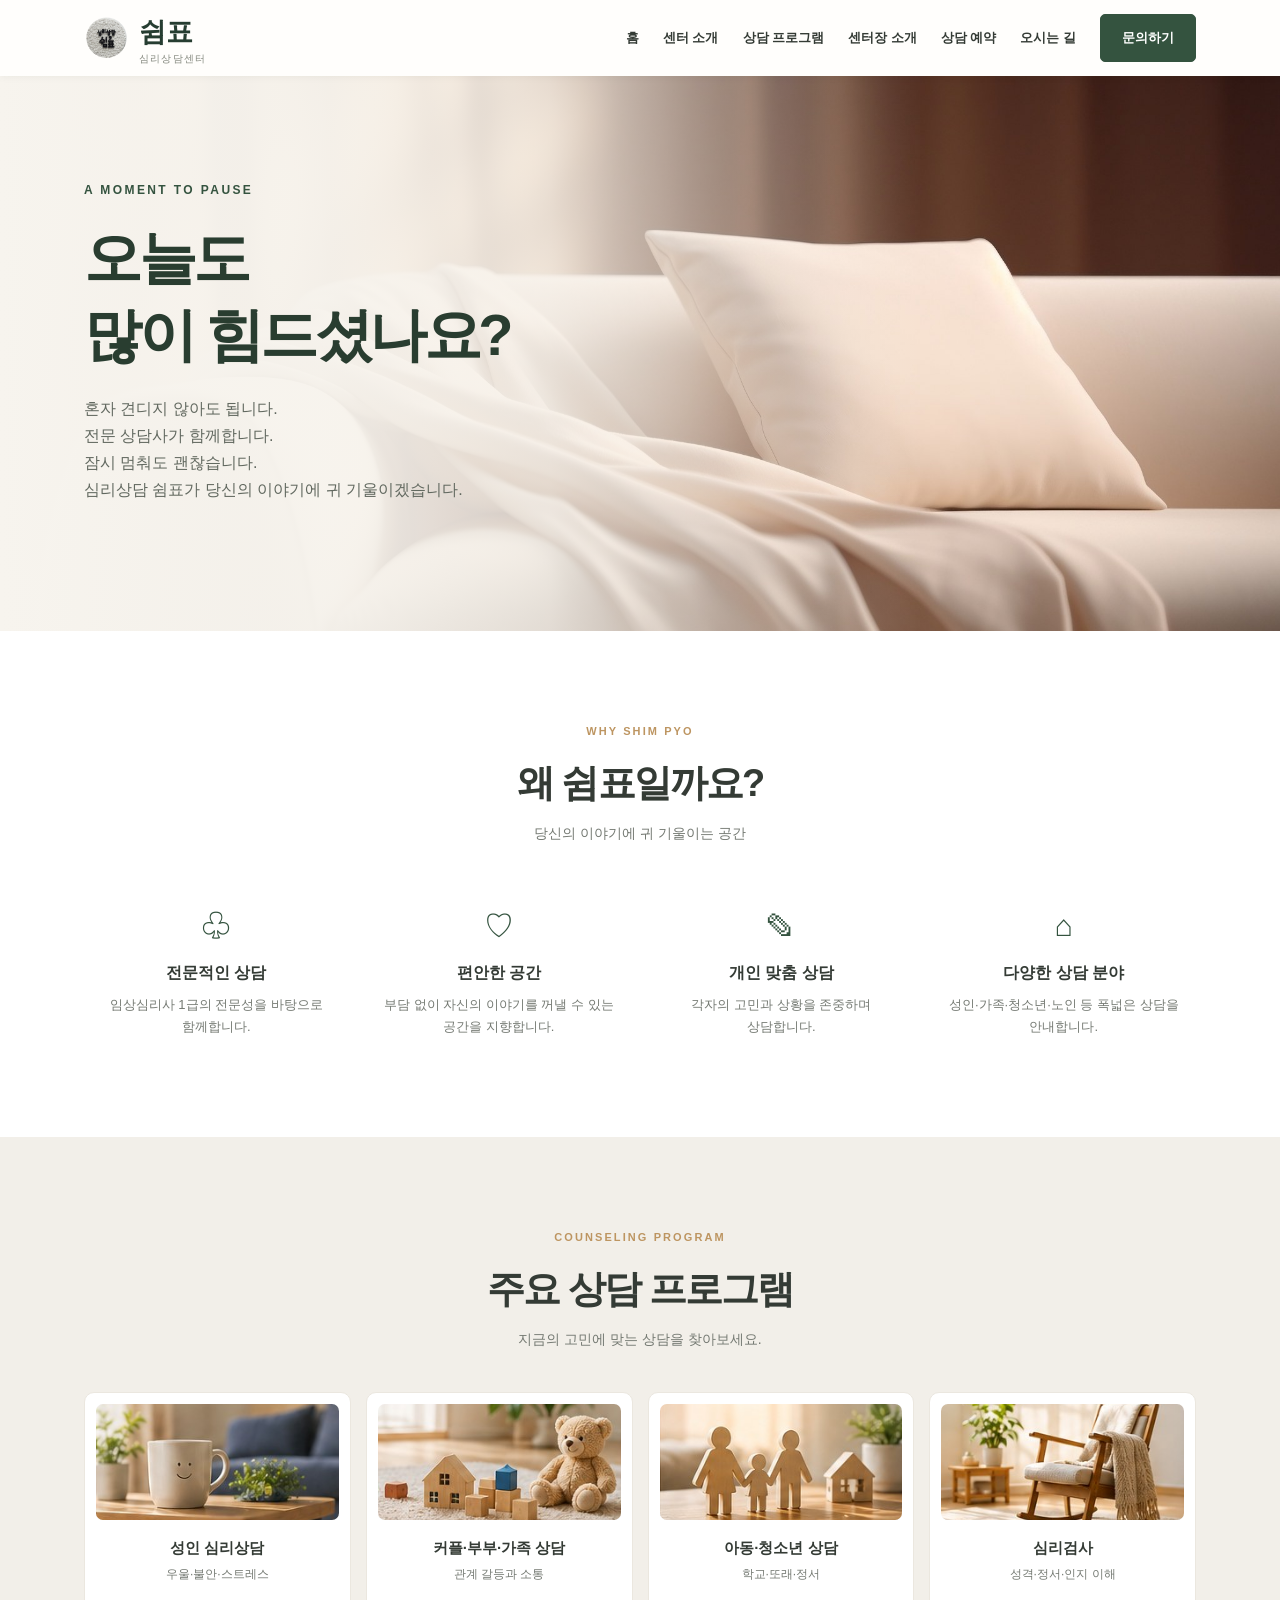
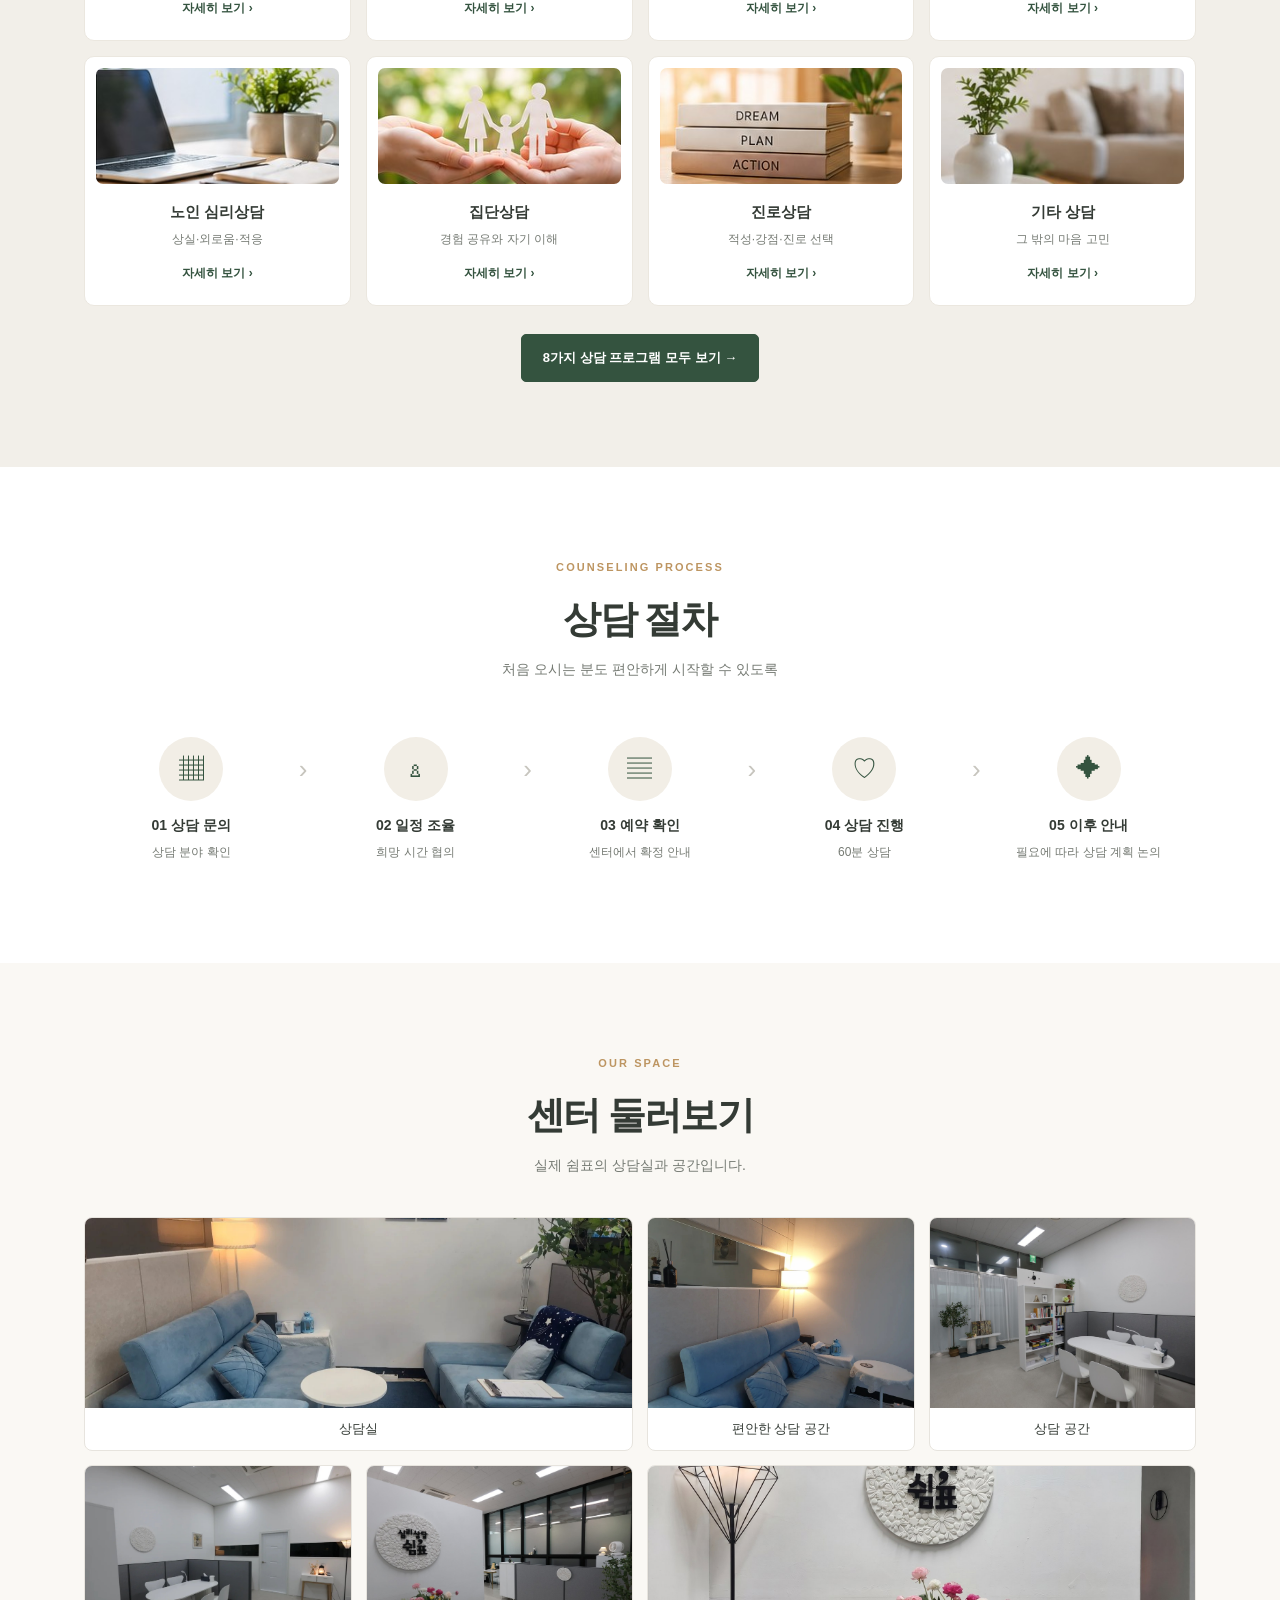
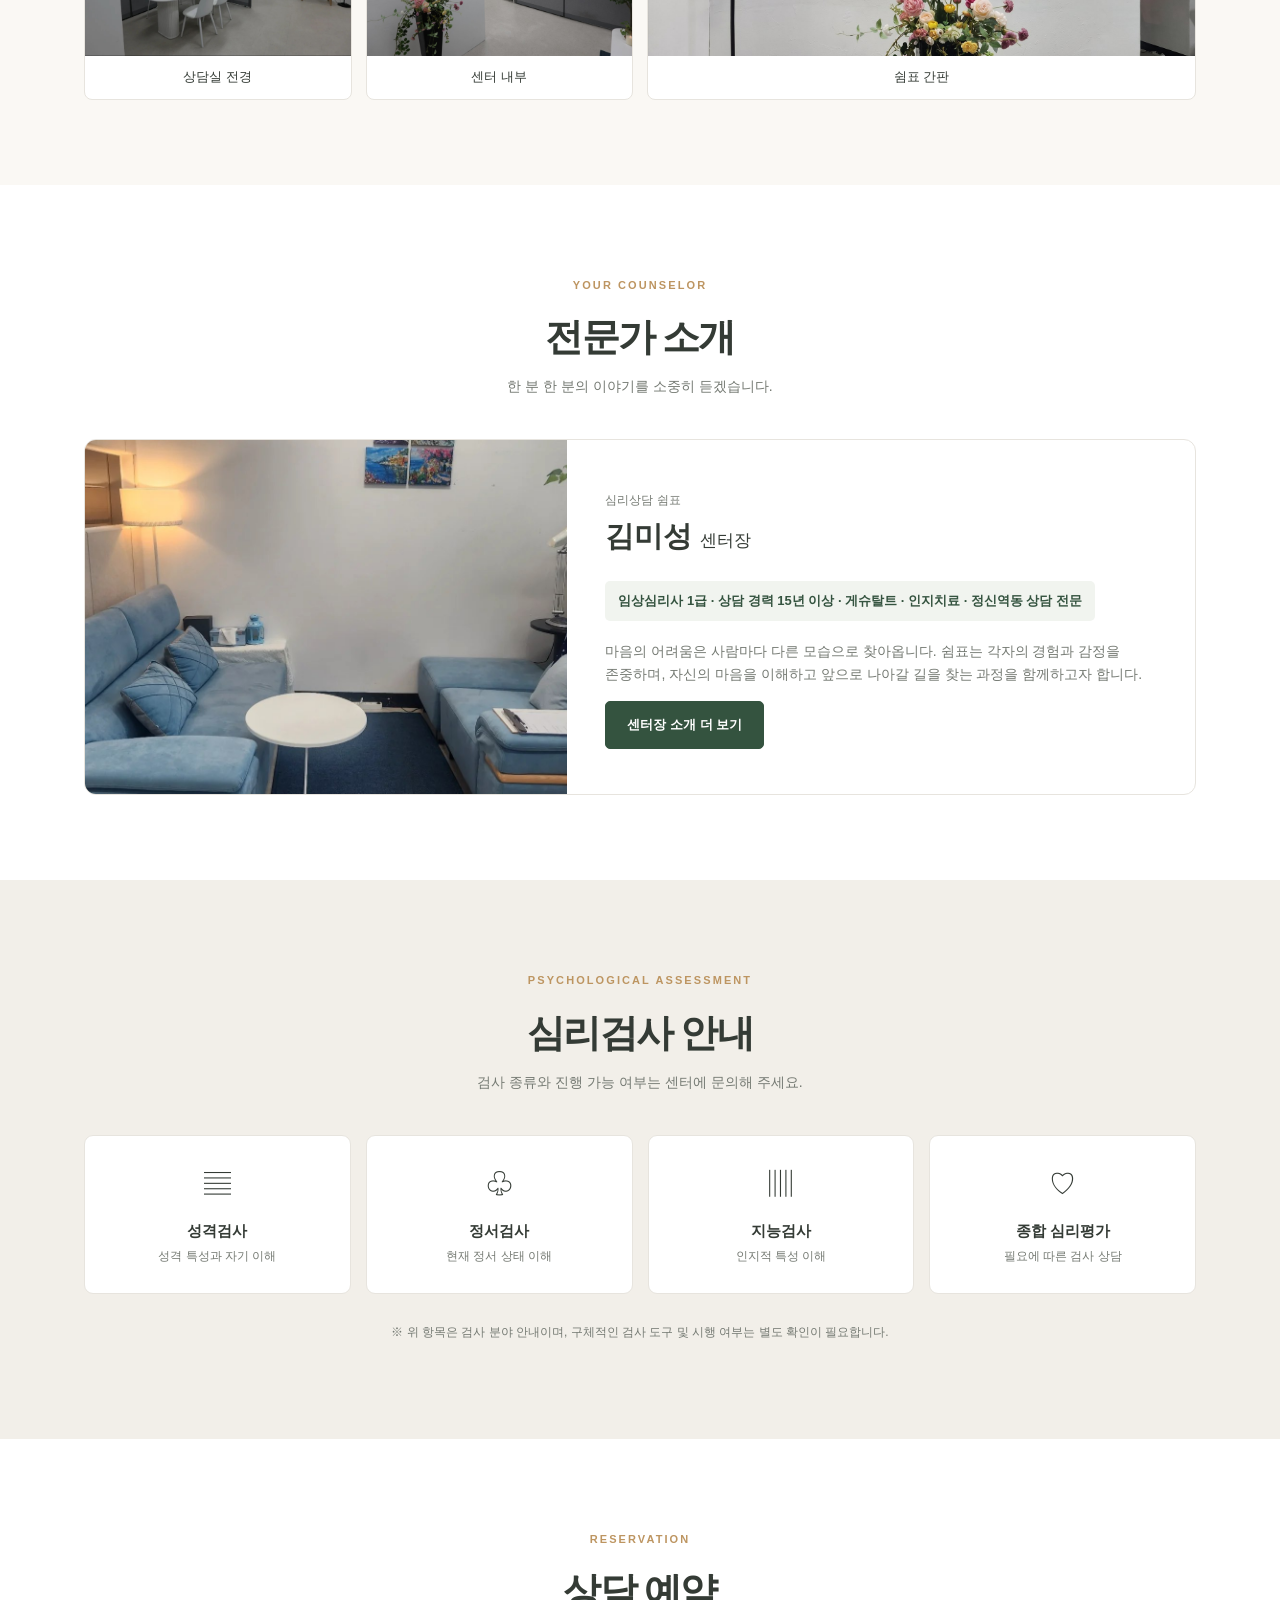
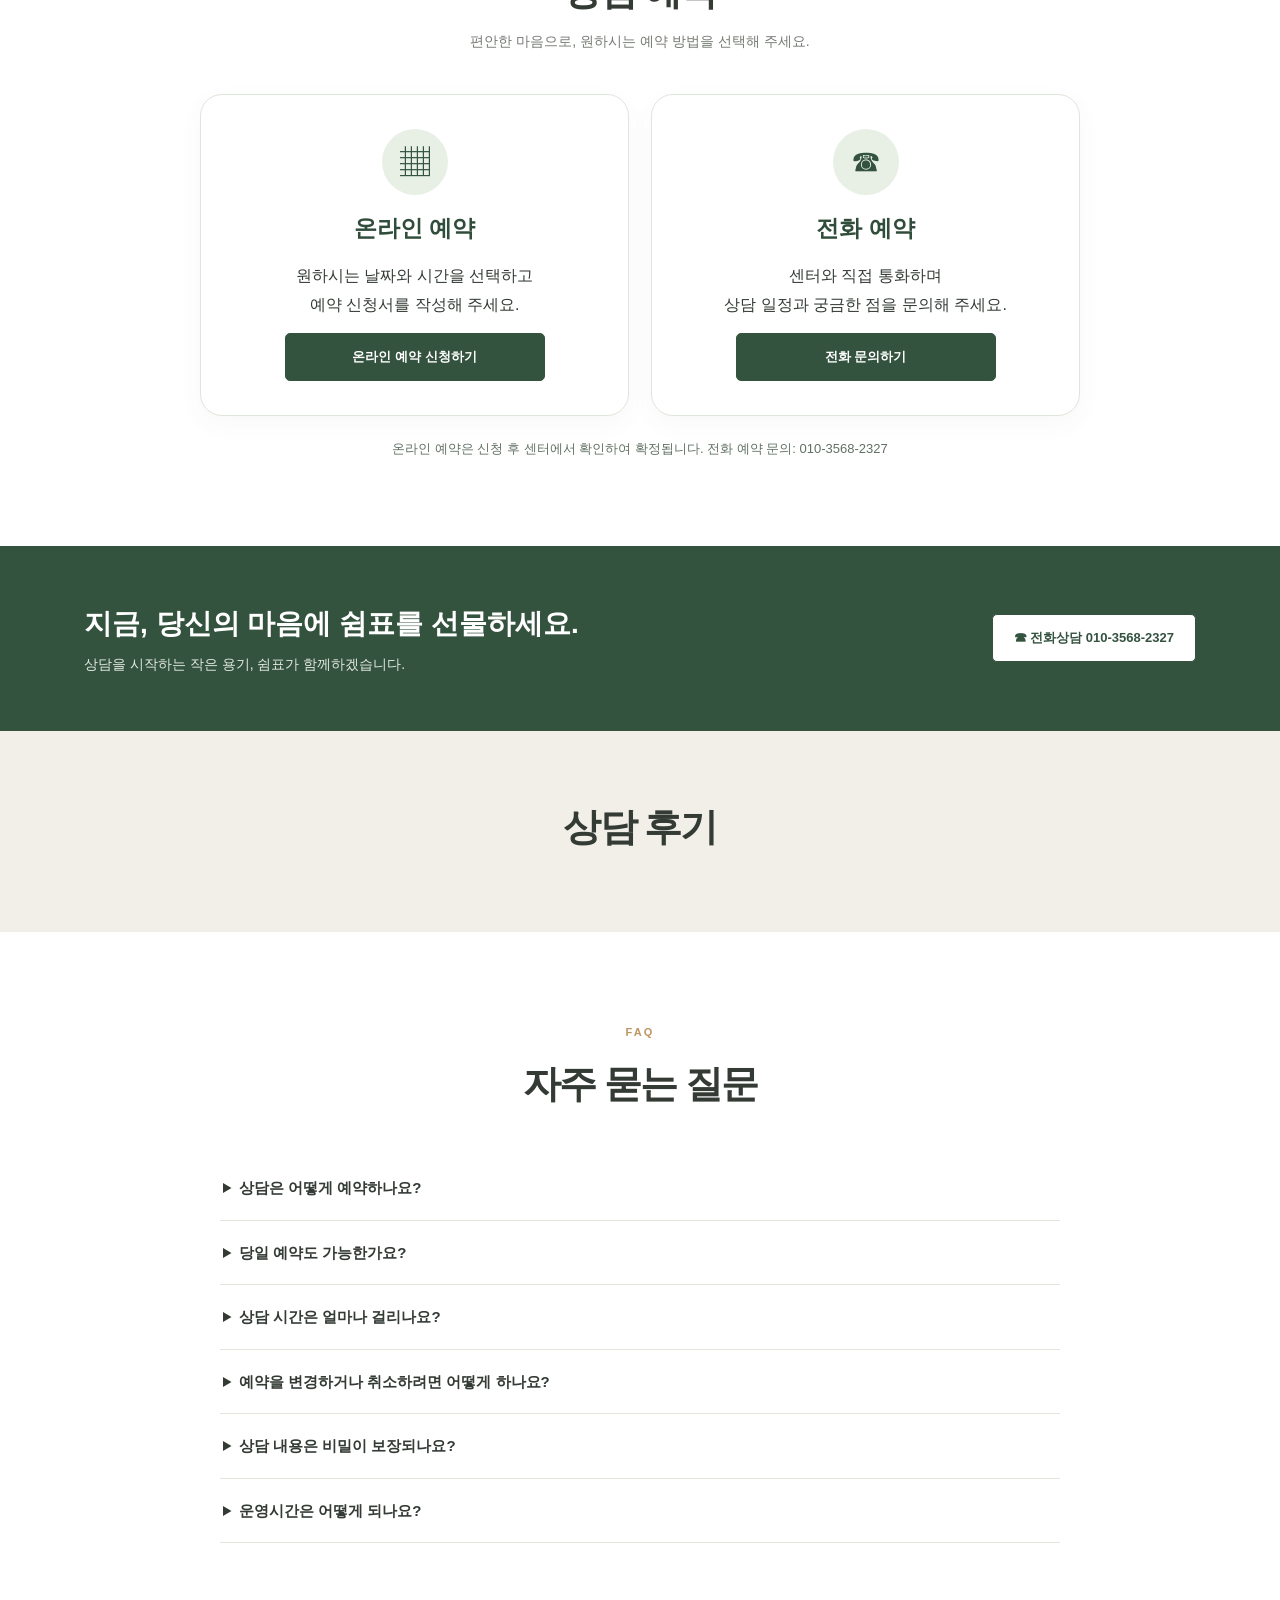
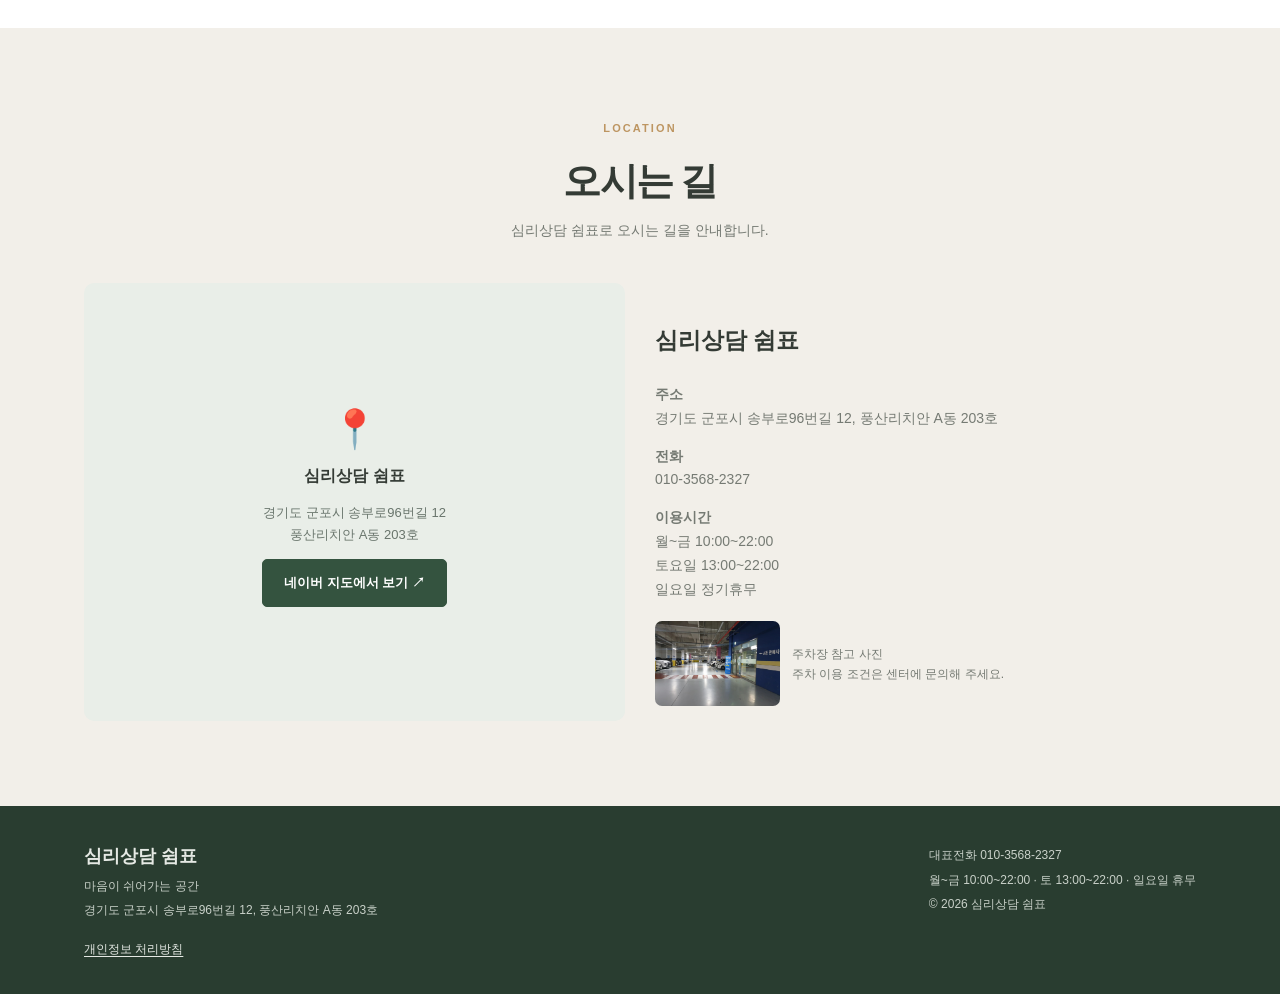
<file: index.html>
<!DOCTYPE html>
<html lang="ko"><head>
<!-- Google tag (gtag.js) -->
<script async src="https://www.googletagmanager.com/gtag/js?id=G-LWNWT0BSWW"></script>
<script>
  window.dataLayer = window.dataLayer || [];
  function gtag(){dataLayer.push(arguments);}
  gtag('js', new Date());
  gtag('config', 'G-LWNWT0BSWW');
</script>
<meta charset="utf-8"/><meta content="width=device-width,initial-scale=1" name="viewport"/><meta content="경기도 군포시 심리상담 쉼표. 김미성 센터장, 임상심리사 1급, 15년 이상 상담 경력. 상담 프로그램과 공간, 예약 안내." name="description"/><title>심리상담 쉼표 | 마음이 쉬어가는 공간</title><link href="style.css" rel="stylesheet"/><style>
.booking-choice-grid{display:grid;grid-template-columns:repeat(2,minmax(0,1fr));gap:22px;max-width:880px;margin:32px auto 0}.booking-choice{display:flex;flex-direction:column;align-items:center;text-align:center;gap:14px;background:#fff;border:1px solid #dfe6db;border-radius:22px;padding:34px 25px;box-shadow:0 8px 24px #41523a0b}.booking-choice-icon{display:grid;place-items:center;width:66px;height:66px;border-radius:50%;background:#e8f0e6;color:#34533f;font-size:30px}.booking-choice h3{margin:0;color:#304c3a;font-size:23px}.booking-choice p{margin:0;line-height:1.8;flex:1}.booking-choice .btn{width:100%;max-width:260px;text-align:center}.booking-choice-foot{text-align:center;color:#617064;font-size:13px;margin:22px 0 0}@media(max-width:650px){.booking-choice-grid{grid-template-columns:1fr;gap:14px}.booking-choice{padding:26px 20px}}
</style><style>
.contact-overlay[hidden]{display:none!important}.contact-overlay{position:fixed;inset:0;background:rgba(15,28,21,.62);z-index:9999;display:grid;place-items:center;padding:18px;overflow:auto}.contact-dialog{position:relative;width:min(100%,460px);max-height:calc(100dvh - 36px);overflow:auto;background:#fff;border-radius:19px;padding:28px 24px;box-shadow:0 18px 70px #0004;color:#253e30}.contact-dialog h2{margin:0 0 6px;font-size:23px}.contact-subtitle{font-size:13px;color:#657469;margin:0 0 23px}.contact-close{position:absolute;right:20px;top:17px;border:0;background:#f0f2ef;border-radius:9px;width:36px;height:36px;font-size:24px;cursor:pointer}.contact-dialog form{display:grid;gap:13px}.contact-dialog form>label:not(.contact-consent){display:grid;gap:7px;font-size:13px;font-weight:650}.contact-dialog input:not([type=checkbox]),.contact-dialog textarea{box-sizing:border-box;width:100%;padding:13px 14px;border:1px solid #d2dbd4;border-radius:10px;font:inherit;font-size:14px}.contact-dialog textarea{resize:vertical}.contact-consent{display:flex;align-items:flex-start;gap:8px;font-size:12px;line-height:1.55;color:#526659}.contact-consent input{margin-top:3px}.contact-submit{border:0;border-radius:11px;padding:14px;background:#31594c;color:white;font-size:16px;font-weight:700;cursor:pointer}.contact-submit:disabled{opacity:.65;cursor:wait}.contact-footer{text-align:center;font-size:12px;color:#68786c;margin:0}.contact-footer a{color:#31594c}.contact-honeypot{position:absolute!important;left:-9999px!important;width:1px!important;height:1px!important;opacity:0!important}#contactMessage{font-size:13px;margin:0;color:#365a42}
</style>
<style>
/* 모바일 전용 첫 화면 — PC 디자인과 공통 기능은 변경하지 않습니다. */
.mobile-hero-benefits,.mobile-hero-contact{display:none}
@media (max-width:700px){
  .nav-wrap .nav{height:76px}
  .nav-wrap .logo{font-size:27px;gap:12px}
  .nav-wrap .logo img{width:52px;height:52px}
  .nav-wrap .logo small{font-size:12px;letter-spacing:.04em}
  .nav-wrap .nav-links{top:76px}
  .nav-wrap .menu-btn{font-size:30px;line-height:1}
  .hero{position:relative;min-height:calc(100svh - 76px);min-height:max(790px,calc(100svh - 76px));align-items:flex-start;
    background-image:linear-gradient(180deg,rgba(248,244,237,.94) 0%,rgba(248,244,237,.76) 26%,rgba(248,244,237,.20) 56%,rgba(248,244,237,0) 80%),url('assets/space-5.jpg');
    background-size:cover;background-position:center bottom;padding-bottom:220px}
  .hero .wrap{padding:46px 25px 0;position:relative;z-index:1}
  .hero .eyebrow{display:flex;align-items:center;gap:12px;font-size:11px;letter-spacing:.3em;white-space:nowrap}
  .hero .eyebrow:after{content:"";width:45px;height:1px;background:#476653}
  .hero h1{font-size:clamp(39px,10.3vw,65px);line-height:1.24;letter-spacing:-.07em;margin:20px 0 23px}
  .hero p{margin:0 0 0 12px;max-width:340px;font-size:clamp(15px,3.65vw,19px);line-height:1.75;color:#38453e;text-shadow:0 1px 12px #fff8}
  .mobile-hero-benefits{display:grid;grid-template-columns:repeat(3,minmax(0,1fr));position:absolute;bottom:92px;left:14px;right:14px;z-index:2;background:rgba(255,255,255,.94);border-radius:20px;padding:18px 6px 16px;box-shadow:0 8px 35px #172d1d1b}
  .mobile-hero-benefits>div{text-align:center;padding:0 5px;min-width:0}
  .mobile-hero-benefits>div+div{border-left:1px solid #d5d8d2}
  .mobile-benefit-icon{display:grid;place-items:center;margin:0 auto 8px;width:49px;height:49px;border-radius:50%;background:#e9ebe4;color:#31533e}
  .mobile-benefit-icon svg{width:27px;height:27px;fill:none;stroke:currentColor;stroke-width:1.8;stroke-linecap:round;stroke-linejoin:round}
  .mobile-hero-benefits strong{display:block;color:#294b37;font-size:clamp(12px,3.4vw,16px);line-height:1.3}
  .mobile-hero-benefits small{display:block;color:#69736c;font-size:clamp(10px,2.7vw,13px);line-height:1.35;margin-top:4px}
  .mobile-hero-contact{display:flex;position:absolute;bottom:14px;left:14px;right:14px;z-index:3;align-items:center;justify-content:center;gap:13px;background:#31563f;color:#fff;border-radius:40px;min-height:64px;font-size:20px;font-weight:750;box-shadow:0 8px 18px #17291d2b}
  .mobile-hero-contact svg{width:23px;height:23px;fill:currentColor}
  .mobile-hero-contact .arrow{position:absolute;right:24px;font-size:27px;font-weight:400}
  .sticky-phone{display:none}
}
@media(max-width:360px){
  .hero{min-height:760px}
  .hero .wrap{padding-left:19px;padding-right:19px}
  .mobile-hero-benefits{left:9px;right:9px}
  .mobile-hero-contact{left:9px;right:9px}
}

/* 쉼표 모바일 메인 최적화 — PC 화면에는 적용되지 않음 */
@media (max-width:700px) {
  .nav-wrap .nav {height:70px}
  .nav-wrap .nav-links {top:70px;max-height:calc(100dvh - 70px);overflow-y:auto}
  .nav-wrap .logo {font-size:25px}
  .nav-wrap .logo img {width:47px;height:47px}
  .nav-wrap .menu-btn {min-width:44px;min-height:44px}
  .hero {
    min-height:0;
    height:clamp(640px,calc(100svh - 70px),790px);
    padding-bottom:0;
    overflow:hidden;
    background-image:linear-gradient(180deg,rgba(248,244,237,.95) 0%,rgba(248,244,237,.81) 24%,rgba(248,244,237,.13) 55%,rgba(248,244,237,0) 78%),url('assets/space-5.jpg');
    background-size:cover;
    background-position:center bottom;
  }
  .hero .wrap {padding:27px 22px 0}
  .hero .eyebrow {font-size:10px;letter-spacing:.23em}
  .hero h1 {font-size:clamp(35px,9.1vw,53px);line-height:1.19;margin:15px 0 16px}
  .hero p {margin-left:5px;max-width:340px;font-size:clamp(13px,3.4vw,16px);line-height:1.65}
  .mobile-hero-benefits {bottom:80px;left:12px;right:12px;padding:12px 4px 11px;border-radius:17px}
  .mobile-benefit-icon {width:39px;height:39px;margin-bottom:5px}
  .mobile-benefit-icon svg {width:23px;height:23px}
  .mobile-hero-benefits strong {font-size:clamp(11px,3.2vw,14px)}
  .mobile-hero-benefits small {font-size:clamp(9px,2.6vw,11px)}
  .mobile-hero-contact {bottom:12px;left:12px;right:12px;min-height:57px;font-size:17px}
  .mobile-hero-contact svg {width:20px;height:20px}
  .section {padding:49px 0}
  .head {margin-bottom:27px}
  .head h2 {font-size:clamp(25px,6.8vw,32px)}
  .contact-overlay {padding:10px}
  .contact-dialog {max-height:calc(100dvh - 20px);padding:24px 19px;border-radius:16px}
  .contact-dialog input:not([type=checkbox]),.contact-dialog textarea {font-size:16px}
}
@media (max-width:390px) {
  .hero {height:clamp(630px,calc(100svh - 70px),750px);min-height:0}
  .hero .wrap {padding:24px 18px 0}
  .hero h1 {font-size:clamp(34px,9vw,39px)}
  .hero p {font-size:13px;line-height:1.6}
  .mobile-hero-benefits,.mobile-hero-contact {left:9px;right:9px}
}
@media (max-width:700px) and (max-height:680px) {
  .hero {height:640px}
}

</style>
</head><body>
<header class="nav-wrap"><div class="wrap nav"><a class="logo" href="index.html"><img alt="쉼표 간판 로고" src="assets/shimpyo-sign.png"/><span>쉼표<small>심리상담센터</small></span></a><button aria-expanded="false" aria-label="메뉴 열기" class="menu-btn" id="menuBtn">☰</button><nav class="nav-links" id="navLinks"><a href="index.html">홈</a><a href="about.html">센터 소개</a><a href="programs.html">상담 프로그램</a><a href="counselor.html">센터장 소개</a><a href="booking.html">상담 예약</a><a href="location.html">오시는 길</a><a class="btn" href="#contact" id="contactOpen" aria-haspopup="dialog">문의하기</a></nav></div></header>
<main><section class="hero" id="home"><div class="wrap"><span class="eyebrow">A MOMENT TO PAUSE</span><h1>오늘도<br/>많이 힘드셨나요?</h1><p>혼자 견디지 않아도 됩니다.<br/>전문 상담사가 함께합니다.<br/>잠시 멈춰도 괜찮습니다.<br/>심리상담 쉼표가 당신의 이야기에 귀 기울이겠습니다.</p></div><div class="mobile-hero-benefits" aria-label="쉼표 상담 안내">
<div><span class="mobile-benefit-icon"><svg viewBox="0 0 24 24" aria-hidden="true"><path d="M20.8 4.6a5.5 5.5 0 0 0-7.8 0L12 5.7l-1.1-1.1a5.5 5.5 0 0 0-7.8 7.8L12 21l8.8-8.6a5.5 5.5 0 0 0 0-7.8Z"/></svg></span><strong>전문 상담사</strong><small>1:1 맞춤 상담</small></div>
<div><span class="mobile-benefit-icon"><svg viewBox="0 0 24 24" aria-hidden="true"><path d="M20 4C10 4 5 9 5 16c0 2 1 4 3 4 7 0 12-7 12-16Z"/><path d="M4 21c3-6 7-9 12-12"/></svg></span><strong>편안한 공간</strong><small>안전하고 따뜻한</small></div>
<div><span class="mobile-benefit-icon"><svg viewBox="0 0 24 24" aria-hidden="true"><circle cx="9" cy="8" r="3"/><path d="M2 20v-2a7 7 0 0 1 14 0v2M17 5a3 3 0 0 1 0 6m2 4a5 5 0 0 1 3 5"/></svg></span><strong>비밀보장</strong><small>안심하고 이야기하세요</small></div>
</div><a class="mobile-hero-contact" href="#contact" id="mobileContactOpen"><svg viewBox="0 0 24 24" aria-hidden="true"><path d="M6.6 2.4 10 6.2 8.2 9c1.4 3 3.6 5.2 6.6 6.6l2.8-1.8 3.8 3.4-1.5 4.2c-.3.8-1.2 1.2-2.1 1C9.5 20.7 3.3 14.5 1.6 6.2c-.2-.9.2-1.8 1-2.1l4-1.7Z"/></svg>상담 문의하기<span class="arrow" aria-hidden="true">→</span></a></section>
<section class="section white" id="about"><div class="wrap"><div class="head"><span class="eyebrow">WHY SHIM PYO</span><h2>왜 쉼표일까요?</h2><p>당신의 이야기에 귀 기울이는 공간</p></div><div class="reasons"><article class="reason"><span class="ico">♧</span><h3>전문적인 상담</h3><p>임상심리사 1급의 전문성을 바탕으로 함께합니다.</p></article><article class="reason"><span class="ico">♡</span><h3>편안한 공간</h3><p>부담 없이 자신의 이야기를 꺼낼 수 있는 공간을 지향합니다.</p></article><article class="reason"><span class="ico">✎</span><h3>개인 맞춤 상담</h3><p>각자의 고민과 상황을 존중하며 상담합니다.</p></article><article class="reason"><span class="ico">⌂</span><h3>다양한 상담 분야</h3><p>성인·가족·청소년·노인 등 폭넓은 상담을 안내합니다.</p></article></div></div></section>
<section class="section alt" id="programs"><div class="wrap"><div class="head"><span class="eyebrow">COUNSELING PROGRAM</span><h2>주요 상담 프로그램</h2><p>지금의 고민에 맞는 상담을 찾아보세요.</p></div><div class="programs"><article class="program"><img class="home-program-photo" src="assets/program-photo-01.jpg" alt="성인 심리상담 안내 이미지" loading="lazy"/><h3>성인 심리상담</h3><p>우울·불안·스트레스</p><a aria-label="성인 심리상담 상세 보기" href="programs.html" style="display:inline-block;margin-top:10px;color:#34533f;font-size:12px;font-weight:700">자세히 보기 ›</a></article><article class="program"><img class="home-program-photo" src="assets/program-photo-02.jpg" alt="커플·부부·가족 상담 안내 이미지" loading="lazy"/><h3>커플·부부·가족 상담</h3><p>관계 갈등과 소통</p><a aria-label="커플·부부·가족 상담 상세 보기" href="programs.html" style="display:inline-block;margin-top:10px;color:#34533f;font-size:12px;font-weight:700">자세히 보기 ›</a></article><article class="program"><img class="home-program-photo" src="assets/program-photo-03.jpg" alt="아동·청소년 상담 안내 이미지" loading="lazy"/><h3>아동·청소년 상담</h3><p>학교·또래·정서</p><a aria-label="아동·청소년 상담 상세 보기" href="programs.html" style="display:inline-block;margin-top:10px;color:#34533f;font-size:12px;font-weight:700">자세히 보기 ›</a></article><article class="program"><img class="home-program-photo" src="assets/program-photo-04.jpg" alt="심리검사 안내 이미지" loading="lazy"/><h3>심리검사</h3><p>성격·정서·인지 이해</p><a aria-label="심리검사 상세 보기" href="programs.html" style="display:inline-block;margin-top:10px;color:#34533f;font-size:12px;font-weight:700">자세히 보기 ›</a></article><article class="program"><img class="home-program-photo" src="assets/program-photo-05.jpg" alt="노인 심리상담 안내 이미지" loading="lazy"/><h3>노인 심리상담</h3><p>상실·외로움·적응</p><a aria-label="노인 심리상담 상세 보기" href="programs.html" style="display:inline-block;margin-top:10px;color:#34533f;font-size:12px;font-weight:700">자세히 보기 ›</a></article><article class="program"><img class="home-program-photo" src="assets/program-photo-06.jpg" alt="집단상담 안내 이미지" loading="lazy"/><h3>집단상담</h3><p>경험 공유와 자기 이해</p><a aria-label="집단상담 상세 보기" href="programs.html" style="display:inline-block;margin-top:10px;color:#34533f;font-size:12px;font-weight:700">자세히 보기 ›</a></article><article class="program"><img class="home-program-photo" src="assets/program-photo-07.jpg" alt="진로상담 안내 이미지" loading="lazy"/><h3>진로상담</h3><p>적성·강점·진로 선택</p><a aria-label="진로상담 상세 보기" href="programs.html" style="display:inline-block;margin-top:10px;color:#34533f;font-size:12px;font-weight:700">자세히 보기 ›</a></article><article class="program"><img class="home-program-photo" src="assets/program-photo-08.jpg" alt="기타 상담 안내 이미지" loading="lazy"/><h3>기타 상담</h3><p>그 밖의 마음 고민</p><a aria-label="기타 상담 상세 보기" href="programs.html" style="display:inline-block;margin-top:10px;color:#34533f;font-size:12px;font-weight:700">자세히 보기 ›</a></article></div><div class="centered"><a class="btn" href="programs.html">8가지 상담 프로그램 모두 보기 →</a></div></div></section>
<section class="section white"><div class="wrap"><div class="head"><span class="eyebrow">COUNSELING PROCESS</span><h2>상담 절차</h2><p>처음 오시는 분도 편안하게 시작할 수 있도록</p></div><div class="steps"><div class="step"><div class="circle">▦</div><h3>01 상담 문의</h3><p>상담 분야 확인</p></div><div class="step"><div class="circle">♙</div><h3>02 일정 조율</h3><p>희망 시간 협의</p></div><div class="step"><div class="circle">▤</div><h3>03 예약 확인</h3><p>센터에서 확정 안내</p></div><div class="step"><div class="circle">♡</div><h3>04 상담 진행</h3><p>60분 상담</p></div><div class="step"><div class="circle">✦</div><h3>05 이후 안내</h3><p>필요에 따라 상담 계획 논의</p></div></div></div></section>
<section class="section" id="space"><div class="wrap"><div class="head"><span class="eyebrow">OUR SPACE</span><h2>센터 둘러보기</h2><p>실제 쉼표의 상담실과 공간입니다.</p></div><div class="gallery"><figure><img alt="파란 소파가 있는 상담실" loading="lazy" src="assets/space-5.jpg"/><figcaption>상담실</figcaption></figure><figure><img alt="따뜻한 조명의 상담실" loading="lazy" src="assets/space-6.jpg"/><figcaption>편안한 상담 공간</figcaption></figure><figure><img alt="흰 테이블이 있는 상담 공간" loading="lazy" src="assets/space-2.jpg"/><figcaption>상담 공간</figcaption></figure><figure><img alt="상담실 전체 전경" loading="lazy" src="assets/space-7.jpg"/><figcaption>상담실 전경</figcaption></figure><figure><img alt="쉼표 간판과 안내 공간" loading="lazy" src="assets/space-4.jpg"/><figcaption>센터 내부</figcaption></figure><figure><img alt="꽃 장식이 있는 쉼표 간판" loading="lazy" src="assets/space-1.jpg"/><figcaption>쉼표 간판</figcaption></figure></div></div></section>
<section class="section white" id="counselor"><div class="wrap"><div class="head"><span class="eyebrow">YOUR COUNSELOR</span><h2>전문가 소개</h2><p>한 분 한 분의 이야기를 소중히 듣겠습니다.</p></div><div class="profile"><div class="profile-photo"><img alt="쉼표 실제 상담실 사진" src="assets/space-5.jpg"/></div><div class="profile-copy"><span class="tiny">심리상담 쉼표</span><h3>김미성 <span style="font-size:17px;font-weight:400">센터장</span></h3><div class="credentials"><span class="credential">임상심리사 1급 · 상담 경력 15년 이상 · 게슈탈트 · 인지치료 · 정신역동 상담 전문</span></div><p>마음의 어려움은 사람마다 다른 모습으로 찾아옵니다. 쉼표는 각자의 경험과 감정을 존중하며, 자신의 마음을 이해하고 앞으로 나아갈 길을 찾는 과정을 함께하고자 합니다.</p><a class="btn" href="counselor.html">센터장 소개 더 보기</a></div></div></div></section>
<section class="section alt" id="tests"><div class="wrap"><div class="head"><span class="eyebrow">PSYCHOLOGICAL ASSESSMENT</span><h2>심리검사 안내</h2><p>검사 종류와 진행 가능 여부는 센터에 문의해 주세요.</p></div><div class="tests"><div class="test"><div class="symbol">▤</div><h3>성격검사</h3><p>성격 특성과 자기 이해</p></div><div class="test"><div class="symbol">♧</div><h3>정서검사</h3><p>현재 정서 상태 이해</p></div><div class="test"><div class="symbol">▥</div><h3>지능검사</h3><p>인지적 특성 이해</p></div><div class="test"><div class="symbol">♡</div><h3>종합 심리평가</h3><p>필요에 따른 검사 상담</p></div></div><p class="tiny centered">※ 위 항목은 검사 분야 안내이며, 구체적인 검사 도구 및 시행 여부는 별도 확인이 필요합니다.</p></div></section>
<section class="section white" id="booking"><div class="wrap"><div class="head"><span class="eyebrow">RESERVATION</span><h2>상담 예약</h2><p>편안한 마음으로, 원하시는 예약 방법을 선택해 주세요.</p></div><div class="booking-choice-grid"><article class="booking-choice"><span class="booking-choice-icon" aria-hidden="true">▦</span><h3>온라인 예약</h3><p>원하시는 날짜와 시간을 선택하고<br/>예약 신청서를 작성해 주세요.</p><a class="btn" href="booking.html#bookingCalendar">온라인 예약 신청하기</a></article><article class="booking-choice"><span class="booking-choice-icon" aria-hidden="true">☎</span><h3>전화 예약</h3><p>센터와 직접 통화하며<br/>상담 일정과 궁금한 점을 문의해 주세요.</p><a class="btn" href="tel:01035682327">전화 문의하기</a></article></div><p class="booking-choice-foot">온라인 예약은 신청 후 센터에서 확인하여 확정됩니다. 전화 예약 문의: 010-3568-2327</p></div></section>
<section class="info-strip"><div class="wrap"><div><h2>지금, 당신의 마음에 쉼표를 선물하세요.</h2><p>상담을 시작하는 작은 용기, 쉼표가 함께하겠습니다.</p></div><a class="btn light" href="tel:01035682327">☎ 전화상담 010-3568-2327</a></div></section>
<section class="section alt" id="blog-reviews" aria-labelledby="blog-reviews-title">
  <div class="wrap">
    <div class="head"><h2 id="blog-reviews-title">상담 후기</h2></div>
    <ul class="blog-review-list">
      <!-- blog-review-items -->
    </ul>
    <!-- blog-review-pagination -->
  </div>
</section>
<section class="section white" id="faq"><div class="wrap"><div class="head"><span class="eyebrow">FAQ</span><h2>자주 묻는 질문</h2></div><div class="faq"><details><summary>상담은 어떻게 예약하나요?</summary><p>상담 예약 페이지에서 프로그램과 희망 날짜·시간을 선택한 뒤 이름과 연락처를 입력해 신청하실 수 있습니다. 센터에서 확인하고 승인한 후 예약이 확정됩니다.</p></details><details><summary>당일 예약도 가능한가요?</summary><p>온라인 예약은 당일 신청이 제한되며 다음 날부터 신청하실 수 있습니다. 일정 문의는 센터로 전화해 주세요.</p></details><details><summary>상담 시간은 얼마나 걸리나요?</summary><p>기본 상담은 60분 단위로 안내합니다. 심리검사·집단상담 등은 진행 방식과 소요 시간이 다를 수 있으니 사전에 문의해 주세요.</p></details><details><summary>예약을 변경하거나 취소하려면 어떻게 하나요?</summary><p>대표전화 010-3568-2327로 연락해 주세요. 변경 가능 여부는 상담 일정에 따라 확인해 드립니다.</p></details><details><summary>상담 내용은 비밀이 보장되나요?</summary><p>상담 내용과 개인정보는 비밀보장을 원칙으로 관리합니다. 다만 법령에 따른 의무 또는 긴급한 안전상 사유 등 예외가 있을 수 있습니다.</p></details><details><summary>운영시간은 어떻게 되나요?</summary><p>월~금 10:00~22:00, 토요일 13:00~22:00이며 일요일은 휴무입니다.</p></details></div></div></section>
<section class="section alt" id="location"><div class="wrap"><div class="head"><span class="eyebrow">LOCATION</span><h2>오시는 길</h2><p>심리상담 쉼표로 오시는 길을 안내합니다.</p></div><div class="location"><div class="map-placeholder"><div><div class="pin">📍</div><strong>심리상담 쉼표</strong><p>경기도 군포시 송부로96번길 12<br/>풍산리치안 A동 203호</p><a class="btn" href="https://map.naver.com/p/search/%EA%B2%BD%EA%B8%B0%EB%8F%84%20%EA%B5%B0%ED%8F%AC%EC%8B%9C%20%EC%86%A1%EB%B6%80%EB%A1%9C96%EB%B2%88%EA%B8%B8%2012" rel="noopener noreferrer" target="_blank">네이버 지도에서 보기 ↗</a></div></div><div class="address"><h3>심리상담 쉼표</h3><p><strong>주소</strong><br/>경기도 군포시 송부로96번길 12, 풍산리치안 A동 203호</p><p><strong>전화</strong><br/><a href="tel:01035682327">010-3568-2327</a></p><p><strong>이용시간</strong><br/>월~금 10:00~22:00<br/>토요일 13:00~22:00<br/>일요일 정기휴무</p><div class="parking"><img alt="지하주차장 사진" loading="lazy" src="assets/space-3.jpg"/><span>주차장 참고 사진<br/>주차 이용 조건은 센터에 문의해 주세요.</span></div></div></div></div></section></main>
<footer><div class="wrap footer-flex"><div><strong style="font-size:18px">심리상담 쉼표</strong><p>마음이 쉬어가는 공간</p><p>경기도 군포시 송부로96번길 12, 풍산리치안 A동 203호</p></div><div><p>대표전화 010-3568-2327</p><p>월~금 10:00~22:00 · 토 13:00~22:00 · 일요일 휴무</p><p>© <span data-year="" id="year"></span> 심리상담 쉼표</p></div></div><div class="wrap" style="margin-top:14px"><a href="privacy.html" style="text-decoration:underline;text-underline-offset:3px">개인정보 처리방침</a></div></footer><a class="sticky-phone" href="tel:01035682327">☎ 상담 문의</a>
<script src="submission-complete.js"></script><script>document.querySelectorAll('[data-year]').forEach(x=>x.textContent=new Date().getFullYear());const menuBtn=document.getElementById('menuBtn'),nav=document.getElementById('navLinks');if(menuBtn&&nav){menuBtn.addEventListener('click',()=>{const open=nav.classList.toggle('open');menuBtn.setAttribute('aria-expanded',String(open))});nav.querySelectorAll('a').forEach(a=>a.addEventListener('click',()=>{nav.classList.remove('open');menuBtn.setAttribute('aria-expanded','false')}))}
</script><div id="contactOverlay" class="contact-overlay" hidden><section class="contact-dialog" role="dialog" aria-modal="true" aria-labelledby="contactTitle"><button type="button" id="contactClose" class="contact-close" aria-label="문의 창 닫기">×</button><h2 id="contactTitle">문의하기</h2><p class="contact-subtitle">심리상담 쉼표에 남길 문의를 작성해 주세요.</p><form id="contactForm"><label>이름<input name="name" maxlength="50" placeholder="성함을 입력해 주세요" autocomplete="name" required></label><label>연락처<input name="phone" type="tel" inputmode="numeric" maxlength="13" placeholder="010-0000-0000" autocomplete="tel" required></label><label>문의 내용<textarea name="message" minlength="2" maxlength="2000" rows="5" placeholder="문의하실 내용을 적어 주세요" required></textarea></label><label class="contact-consent"><input type="checkbox" name="consent" required> <span>문의 응대를 위한 이름·연락처·문의 내용 수집 및 이용에 동의합니다. (문의 응대 목적으로만 사용하며, 삭제 요청은 센터에 문의해 주세요.) <a href="privacy.html" target="_blank" rel="noopener noreferrer" style="text-decoration:underline">개인정보 처리방침 보기</a></span></label><input type="text" name="website" tabindex="-1" autocomplete="off" class="contact-honeypot" aria-hidden="true"><button type="submit" id="contactSubmit" class="contact-submit">문의 보내기</button><p id="contactMessage" role="status" aria-live="polite"></p><p class="contact-footer">또는 전화 <a href="tel:01035682327">010-3568-2327</a></p></form></section></div><script>
(()=>{const overlay=document.getElementById('contactOverlay'),open=document.getElementById('contactOpen'),close=document.getElementById('contactClose'),form=document.getElementById('contactForm'),msg=document.getElementById('contactMessage'),submit=document.getElementById('contactSubmit');let previous=null,busy=false,completed=false;function hide(){if(busy||completed)return;overlay.hidden=true;document.body.style.overflow='';if(previous)previous.focus()}function show(e){if(e)e.preventDefault();previous=document.activeElement;msg.textContent='';overlay.hidden=false;document.body.style.overflow='hidden';form.elements.name.focus()}open.addEventListener('click',show);if(window.location.hash==='#contact'){show();}document.getElementById('mobileContactOpen')?.addEventListener('click',show);close.addEventListener('click',hide);overlay.addEventListener('click',e=>{if(e.target===overlay)hide()});document.addEventListener('keydown',e=>{if(overlay.hidden||completed)return;if(e.key==='Escape')hide();if(e.key==='Tab'){const focusables=[...overlay.querySelectorAll('button:not(:disabled),input:not([tabindex="-1"]),textarea,a[href]')].filter(x=>x.getClientRects().length);const first=focusables[0],last=focusables[focusables.length-1];if(e.shiftKey&&document.activeElement===first){e.preventDefault();last.focus()}else if(!e.shiftKey&&document.activeElement===last){e.preventDefault();first.focus()}}});const phoneInput=form.elements.phone;
function formatPhone(value){const d=value.replace(/\D/g,'').slice(0,11);if(d.startsWith('02')){if(d.length<=2)return d;if(d.length<=5)return d.slice(0,2)+'-'+d.slice(2);if(d.length<=9)return d.slice(0,2)+'-'+d.slice(2,d.length-4)+'-'+d.slice(-4);return d.slice(0,2)+'-'+d.slice(2,d.length-4)+'-'+d.slice(-4)}if(d.length<=3)return d;if(d.length<=7)return d.slice(0,3)+'-'+d.slice(3);return d.slice(0,3)+'-'+d.slice(3,d.length-4)+'-'+d.slice(-4)}
phoneInput.addEventListener('input',()=>{const before=phoneInput.value;const caret=phoneInput.selectionStart??before.length;const digitCount=before.slice(0,caret).replace(/\D/g,'').length;const after=formatPhone(before);phoneInput.value=after;if(document.activeElement===phoneInput){let pos=0,seen=0;while(pos<after.length&&seen<digitCount){if(/\d/.test(after[pos]))seen++;pos++}phoneInput.setSelectionRange(pos,pos)}});
phoneInput.addEventListener('blur',()=>{phoneInput.value=formatPhone(phoneInput.value)});
form.addEventListener('submit',async e=>{e.preventDefault();if(busy||completed||!form.reportValidity())return;busy=true;submit.disabled=true;msg.textContent='문의를 접수하는 중입니다.';const data={name:form.elements.name.value.trim(),phone:form.elements.phone.value.trim(),message:form.elements.message.value.trim(),consent:form.elements.consent.checked,website:form.elements.website.value};try{const r=await fetch('/api/contact',{method:'POST',headers:{'Content-Type':'application/json'},body:JSON.stringify(data)});const result=await r.json().catch(()=>({}));if(!r.ok||result?.ok!==true)throw Error(result?.error||'문의 접수 결과를 확인하지 못했습니다. 잠시 후 다시 시도해 주세요.');msg.textContent='';completed=true;window.showSubmissionComplete({title:'문의가 정상적으로 접수되었습니다',message:'심리상담 쉼표에 문의해 주셔서 감사합니다.\n내용을 확인한 후 연락드리겠습니다.',onConfirm:()=>{form.reset();completed=false;hide()}})}catch(err){msg.textContent=err.message||'잠시 후 다시 시도해 주세요.'}finally{busy=false;submit.disabled=false}})})();
</script></body></html>
</file>
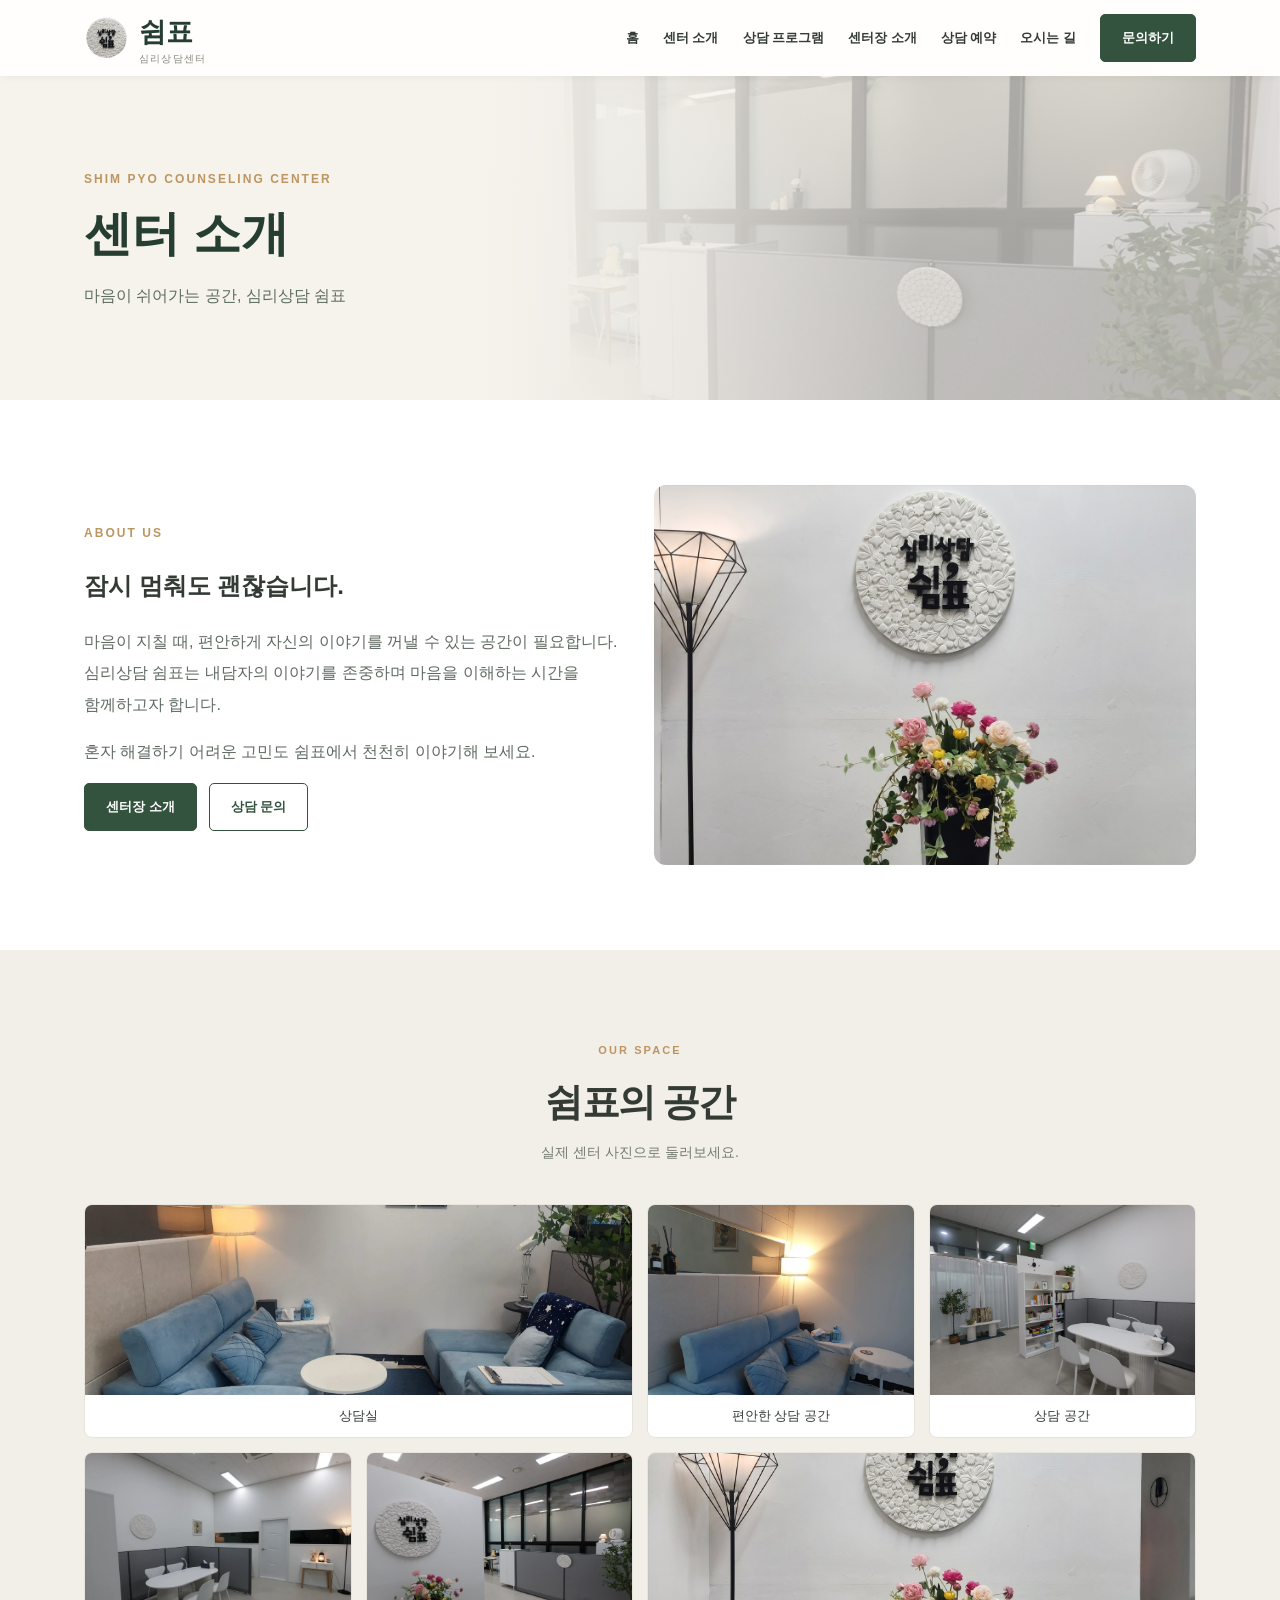
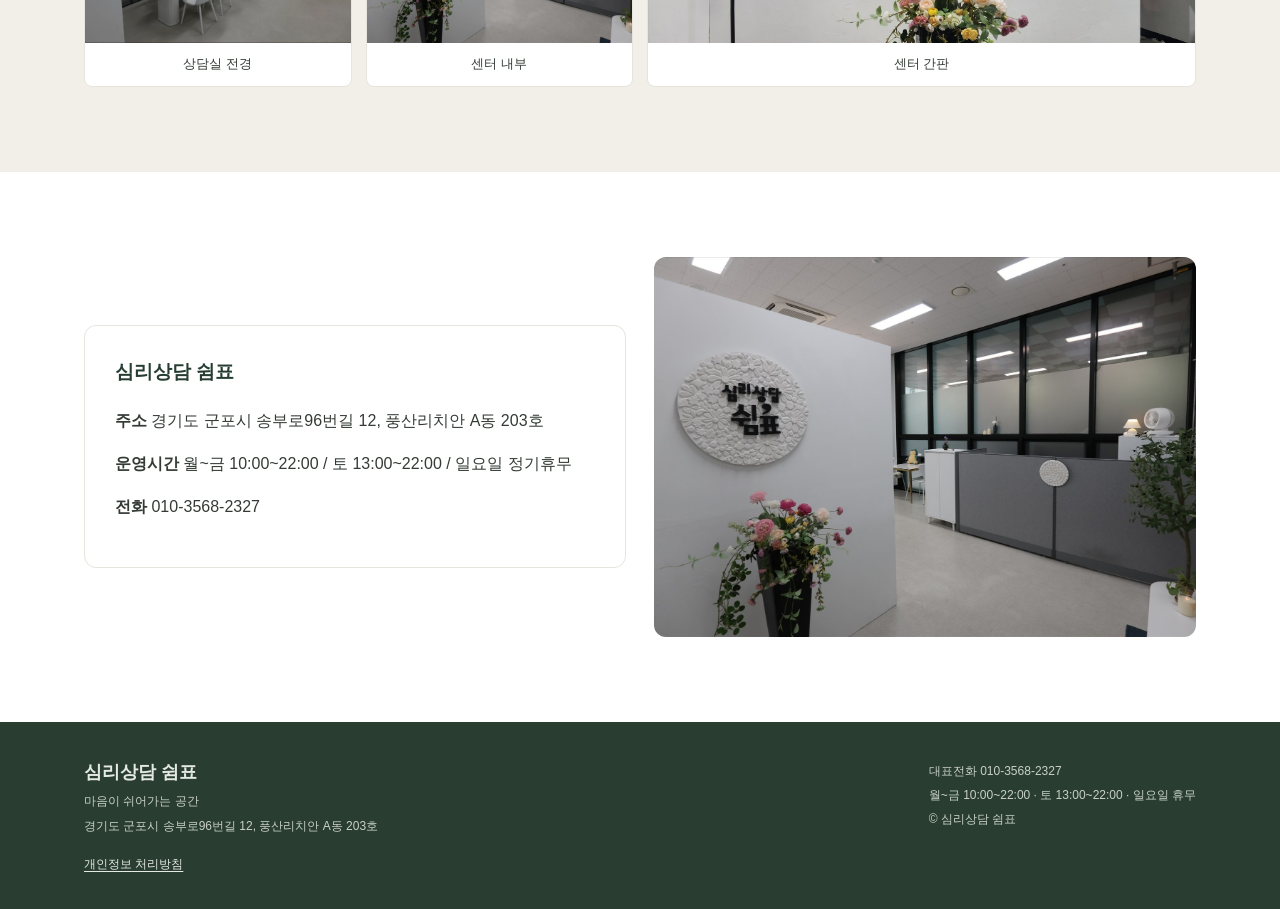
<file: about.html>
<!doctype html><html lang="ko"><head><meta charset="utf-8"><meta name="viewport" content="width=device-width,initial-scale=1"><meta name="description" content="마음이 쉬어가는 공간, 심리상담 쉼표"><title>센터 소개 | 심리상담 쉼표</title><link rel="stylesheet" href="style.css"></head><body><header class="nav-wrap"><div class="wrap nav"><a class="logo" href="index.html"><img alt="쉼표 간판 로고" src="assets/shimpyo-sign.png"/><span>쉼표<small>심리상담센터</small></span></a><button aria-expanded="false" aria-label="메뉴 열기" class="menu-btn" id="menuBtn">☰</button><nav class="nav-links" id="navLinks"><a href="index.html">홈</a><a href="about.html">센터 소개</a><a href="programs.html">상담 프로그램</a><a href="counselor.html">센터장 소개</a><a href="booking.html">상담 예약</a><a href="location.html">오시는 길</a><a class="btn" href="index.html#contact">문의하기</a></nav></div></header><main><section class="page-hero" style="background-image:linear-gradient(90deg,#f6f3ed 0%,#f6f3ed 38%,#f6f3edaa 72%),url('assets/space-4.jpg')"><div class="wrap"><span class="eyebrow">SHIM PYO COUNSELING CENTER</span><h1>센터 소개</h1><p>마음이 쉬어가는 공간, 심리상담 쉼표</p></div></section><section class="section white"><div class="wrap two-col"><div><span class="eyebrow">ABOUT US</span><h2>잠시 멈춰도 괜찮습니다.</h2><p class="intro">마음이 지칠 때, 편안하게 자신의 이야기를 꺼낼 수 있는 공간이 필요합니다. 심리상담 쉼표는 내담자의 이야기를 존중하며 마음을 이해하는 시간을 함께하고자 합니다.</p><p class="intro">혼자 해결하기 어려운 고민도 쉼표에서 천천히 이야기해 보세요.</p><div class="action-row"><a class="btn" href="counselor.html">센터장 소개</a><a class="btn light" href="tel:01035682327">상담 문의</a></div></div><img class="rounded-photo" src="assets/space-1.jpg" alt="꽃 장식과 심리상담 쉼표 간판"></div></section><section class="section alt"><div class="wrap"><div class="head"><span class="eyebrow">OUR SPACE</span><h2>쉼표의 공간</h2><p>실제 센터 사진으로 둘러보세요.</p></div><div class="gallery"><figure><img src="assets/space-5.jpg" alt="파란 소파가 있는 상담실"><figcaption>상담실</figcaption></figure><figure><img src="assets/space-6.jpg" alt="조명이 있는 상담 공간"><figcaption>편안한 상담 공간</figcaption></figure><figure><img src="assets/space-2.jpg" alt="흰 테이블과 의자가 있는 상담 공간"><figcaption>상담 공간</figcaption></figure><figure><img src="assets/space-7.jpg" alt="상담실 전체"><figcaption>상담실 전경</figcaption></figure><figure><img src="assets/space-4.jpg" alt="센터 내부와 간판"><figcaption>센터 내부</figcaption></figure><figure><img src="assets/space-1.jpg" alt="심리상담 쉼표 간판"><figcaption>센터 간판</figcaption></figure></div></div></section><section class="section white"><div class="wrap two-col"><div class="panel"><h3>심리상담 쉼표</h3><p><strong>주소</strong> 경기도 군포시 송부로96번길 12, 풍산리치안 A동 203호</p><p><strong>운영시간</strong> 월~금 10:00~22:00 / 토 13:00~22:00 / 일요일 정기휴무</p><p><strong>전화</strong> <a href="tel:01035682327">010-3568-2327</a></p></div><img class="rounded-photo" src="assets/space-4.jpg" alt="쉼표 센터 내부 모습"></div></section></main><footer><div class="wrap footer-flex"><div><strong style="font-size:18px">심리상담 쉼표</strong><p>마음이 쉬어가는 공간</p><p>경기도 군포시 송부로96번길 12, 풍산리치안 A동 203호</p></div><div><p>대표전화 010-3568-2327</p><p>월~금 10:00~22:00 · 토 13:00~22:00 · 일요일 휴무</p><p>© <span id="year"></span> 심리상담 쉼표</p></div></div><div class="wrap" style="margin-top:14px"><a href="privacy.html" style="text-decoration:underline;text-underline-offset:3px">개인정보 처리방침</a></div></footer><a class="sticky-phone" href="tel:01035682327">☎ 상담 문의</a><script>document.querySelectorAll('[data-year]').forEach(x=>x.textContent=new Date().getFullYear());const menuBtn=document.getElementById('menuBtn'),nav=document.getElementById('navLinks');if(menuBtn&&nav){menuBtn.addEventListener('click',()=>{const open=nav.classList.toggle('open');menuBtn.setAttribute('aria-expanded',String(open))});nav.querySelectorAll('a').forEach(a=>a.addEventListener('click',()=>{nav.classList.remove('open');menuBtn.setAttribute('aria-expanded','false')}))}
</script></body></html>
</file>
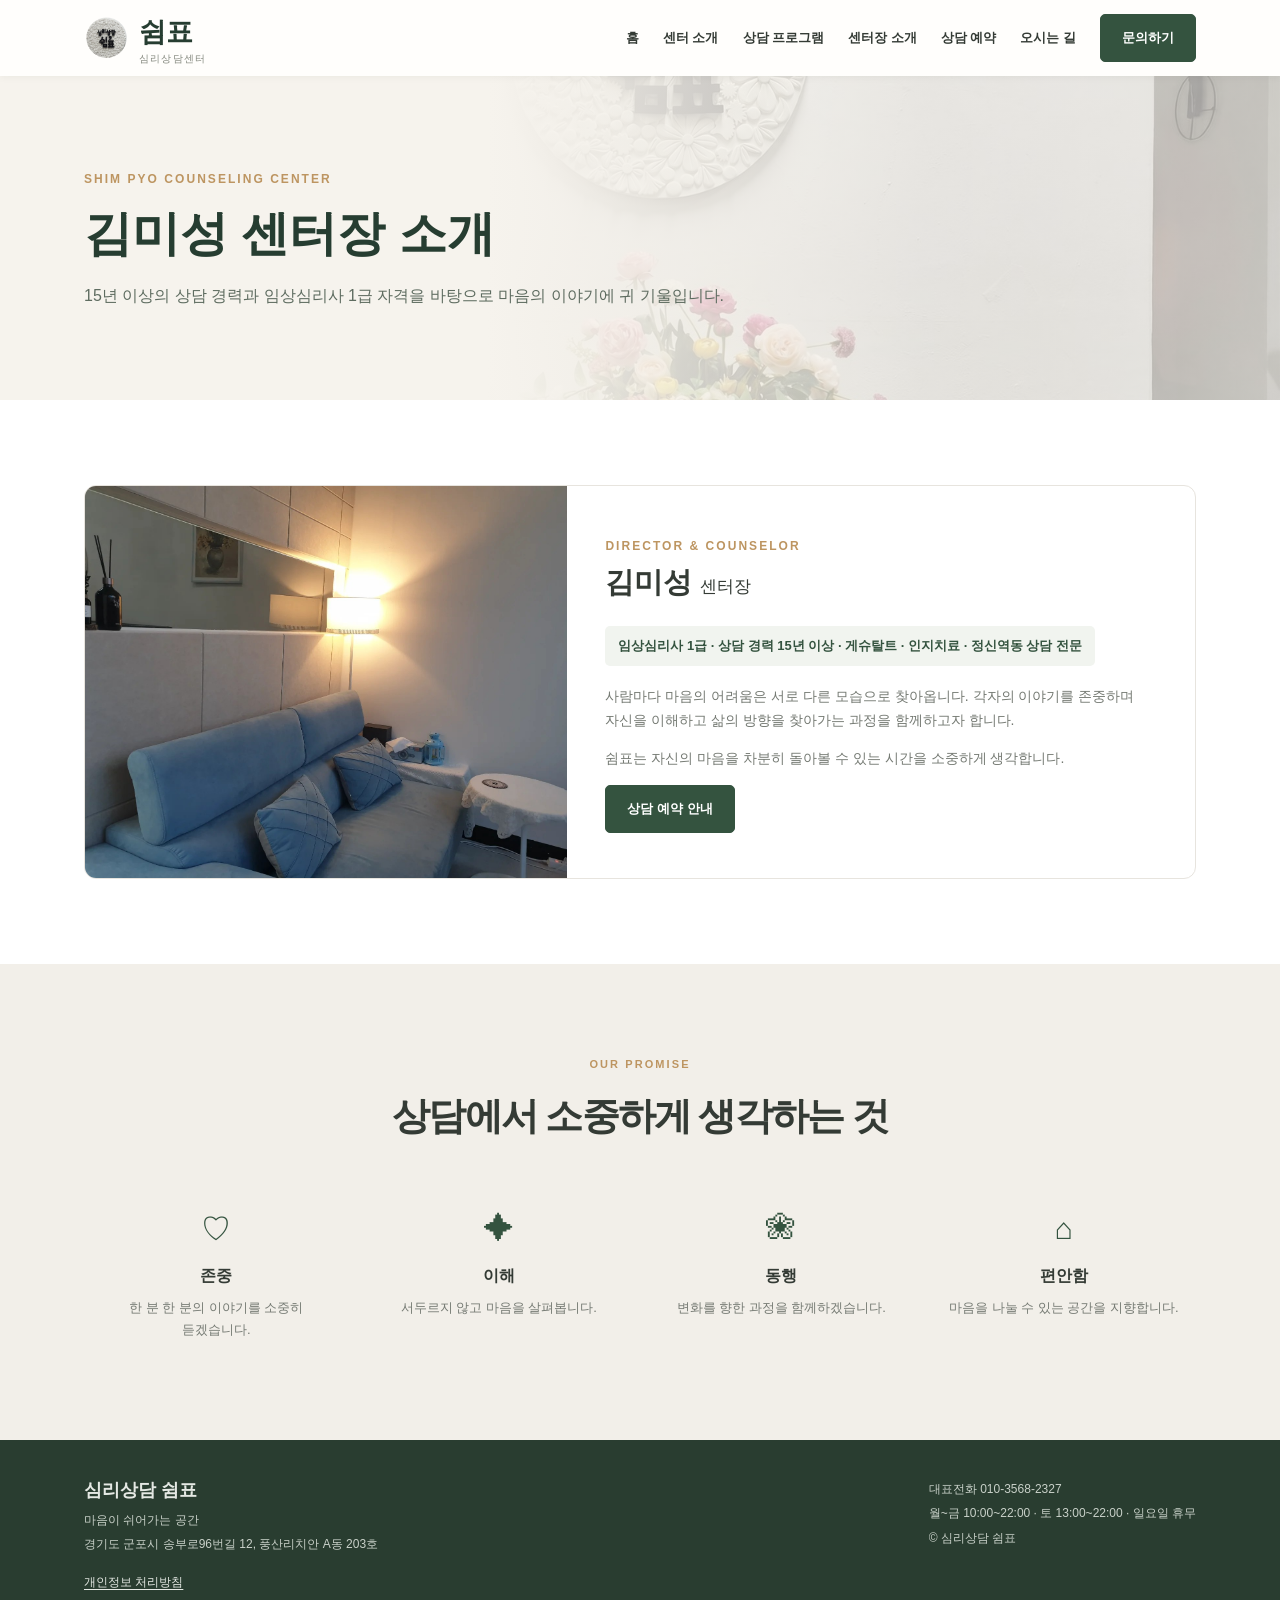
<file: counselor.html>
<!doctype html><html lang="ko"><head><meta charset="utf-8"><meta name="viewport" content="width=device-width,initial-scale=1"><meta name="description" content="15년 이상의 상담 경력과 임상심리사 1급 자격을 바탕으로 마음의 이야기에 귀 기울입니다."><title>김미성 센터장 소개 | 심리상담 쉼표</title><link rel="stylesheet" href="style.css"></head><body><header class="nav-wrap"><div class="wrap nav"><a class="logo" href="index.html"><img alt="쉼표 간판 로고" src="assets/shimpyo-sign.png"/><span>쉼표<small>심리상담센터</small></span></a><button aria-expanded="false" aria-label="메뉴 열기" class="menu-btn" id="menuBtn">☰</button><nav class="nav-links" id="navLinks"><a href="index.html">홈</a><a href="about.html">센터 소개</a><a href="programs.html">상담 프로그램</a><a href="counselor.html">센터장 소개</a><a href="booking.html">상담 예약</a><a href="location.html">오시는 길</a><a class="btn" href="index.html#contact">문의하기</a></nav></div></header><main><section class="page-hero" style="background-image:linear-gradient(90deg,#f6f3ed 0%,#f6f3ed 38%,#f6f3edaa 72%),url('assets/space-1.jpg')"><div class="wrap"><span class="eyebrow">SHIM PYO COUNSELING CENTER</span><h1>김미성 센터장 소개</h1><p>15년 이상의 상담 경력과 임상심리사 1급 자격을 바탕으로 마음의 이야기에 귀 기울입니다.</p></div></section><section class="section white"><div class="wrap"><div class="profile"><div class="profile-photo"><img src="assets/space-6.jpg" alt="쉼표의 실제 상담실, 인물 사진 대신 공간 사진 사용"></div><div class="profile-copy"><span class="eyebrow">DIRECTOR & COUNSELOR</span><h3>김미성 <span style="font-size:17px;font-weight:400">센터장</span></h3><div class="credentials"><span class="credential">임상심리사 1급 · 상담 경력 15년 이상 · 게슈탈트 · 인지치료 · 정신역동 상담 전문</span></div><p>사람마다 마음의 어려움은 서로 다른 모습으로 찾아옵니다. 각자의 이야기를 존중하며 자신을 이해하고 삶의 방향을 찾아가는 과정을 함께하고자 합니다.</p><p>쉼표는 자신의 마음을 차분히 돌아볼 수 있는 시간을 소중하게 생각합니다.</p><a class="btn" href="booking.html">상담 예약 안내</a></div></div></div></section><section class="section alt"><div class="wrap"><div class="head"><span class="eyebrow">OUR PROMISE</span><h2>상담에서 소중하게 생각하는 것</h2></div><div class="reasons"><article class="reason"><span class="ico">♡</span><h3>존중</h3><p>한 분 한 분의 이야기를 소중히 듣겠습니다.</p></article><article class="reason"><span class="ico">✦</span><h3>이해</h3><p>서두르지 않고 마음을 살펴봅니다.</p></article><article class="reason"><span class="ico">❀</span><h3>동행</h3><p>변화를 향한 과정을 함께하겠습니다.</p></article><article class="reason"><span class="ico">⌂</span><h3>편안함</h3><p>마음을 나눌 수 있는 공간을 지향합니다.</p></article></div></div></section></main><footer><div class="wrap footer-flex"><div><strong style="font-size:18px">심리상담 쉼표</strong><p>마음이 쉬어가는 공간</p><p>경기도 군포시 송부로96번길 12, 풍산리치안 A동 203호</p></div><div><p>대표전화 010-3568-2327</p><p>월~금 10:00~22:00 · 토 13:00~22:00 · 일요일 휴무</p><p>© <span id="year"></span> 심리상담 쉼표</p></div></div><div class="wrap" style="margin-top:14px"><a href="privacy.html" style="text-decoration:underline;text-underline-offset:3px">개인정보 처리방침</a></div></footer><a class="sticky-phone" href="tel:01035682327">☎ 상담 문의</a><script>document.querySelectorAll('[data-year]').forEach(x=>x.textContent=new Date().getFullYear());const menuBtn=document.getElementById('menuBtn'),nav=document.getElementById('navLinks');if(menuBtn&&nav){menuBtn.addEventListener('click',()=>{const open=nav.classList.toggle('open');menuBtn.setAttribute('aria-expanded',String(open))});nav.querySelectorAll('a').forEach(a=>a.addEventListener('click',()=>{nav.classList.remove('open');menuBtn.setAttribute('aria-expanded','false')}))}
</script></body></html>
</file>
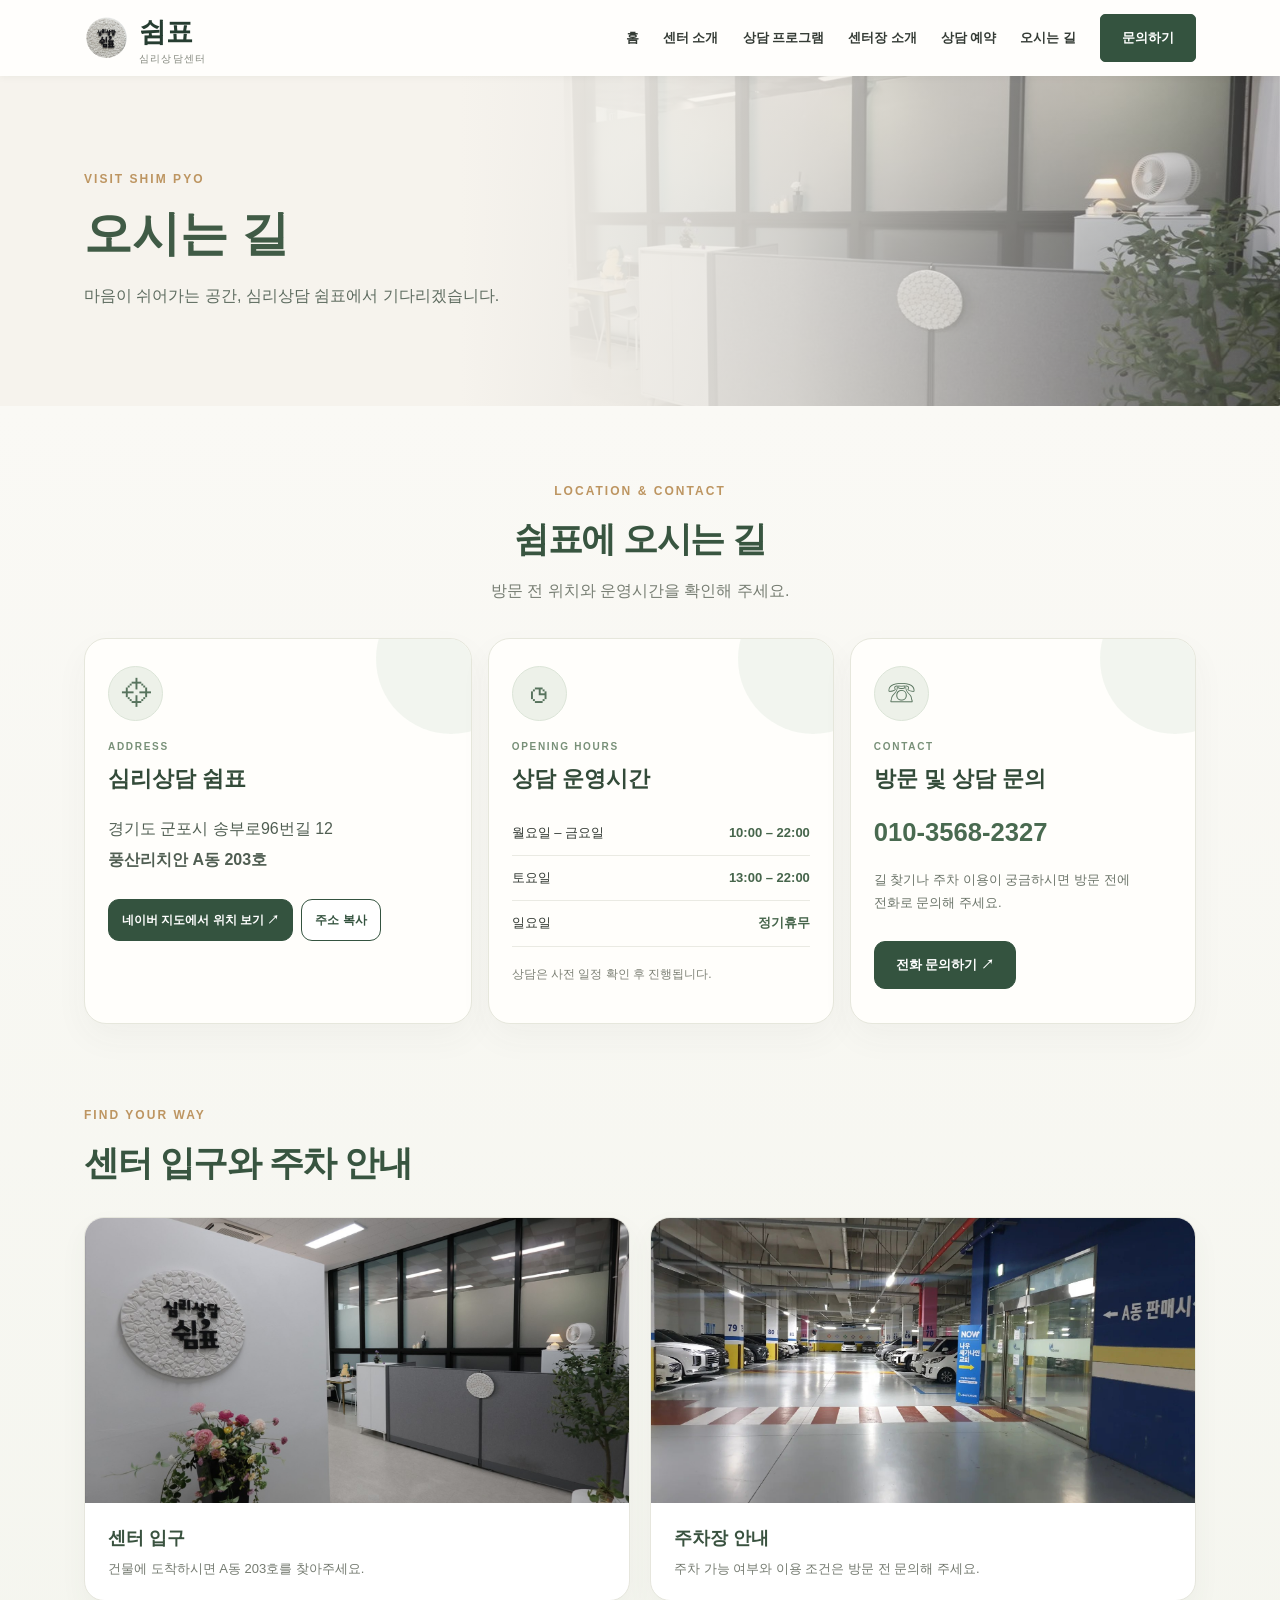
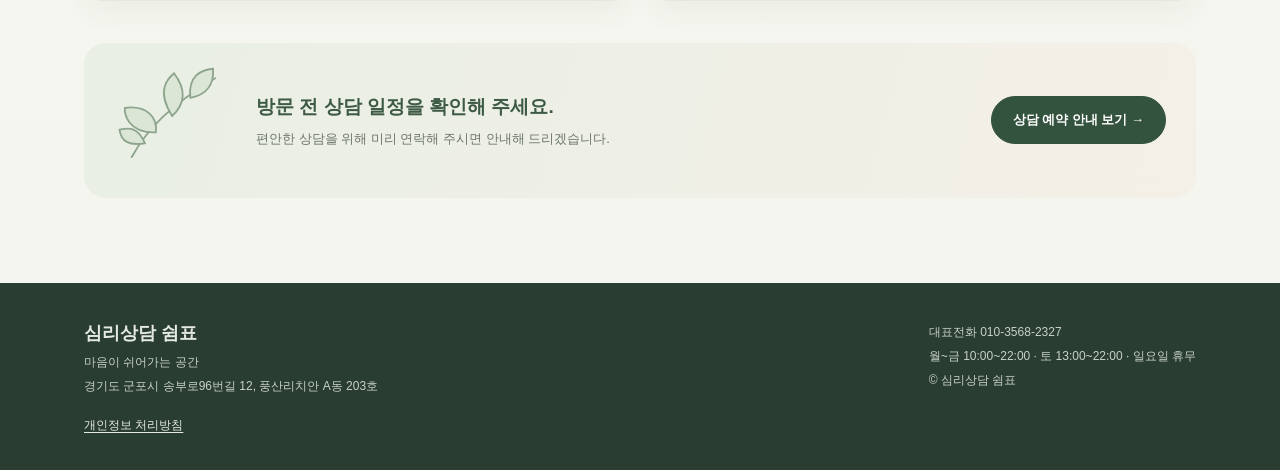
<file: location.html>
<!doctype html><html lang="ko"><head><meta charset="utf-8"><meta name="viewport" content="width=device-width,initial-scale=1"><meta name="description" content="경기도 군포시 송부로96번길 12, 풍산리치안 A동 203호"><title>오시는 길 | 심리상담 쉼표</title><link rel="stylesheet" href="style.css"></head><body><header class="nav-wrap"><div class="wrap nav"><a class="logo" href="index.html"><img alt="쉼표 간판 로고" src="assets/shimpyo-sign.png"/><span>쉼표<small>심리상담센터</small></span></a><button aria-expanded="false" aria-label="메뉴 열기" class="menu-btn" id="menuBtn">☰</button><nav class="nav-links" id="navLinks"><a href="index.html">홈</a><a href="about.html">센터 소개</a><a href="programs.html">상담 프로그램</a><a href="counselor.html">센터장 소개</a><a href="booking.html">상담 예약</a><a href="location.html" aria-current="page">오시는 길</a><a class="btn" href="index.html#contact">문의하기</a></nav></div></header><main>
<section class="page-hero location-hero" style="background-image:linear-gradient(90deg,#f6f3ed 0%,#f6f3ed 36%,#f6f3edc7 62%,#f6f3ed22 100%),url('assets/space-4.jpg')"><div class="wrap"><span class="eyebrow">VISIT SHIM PYO</span><h1>오시는 길</h1><p>마음이 쉬어가는 공간, 심리상담 쉼표에서 기다리겠습니다.</p></div></section>
<section class="section location-main-section"><div class="wrap"><div class="location-heading"><span class="eyebrow">LOCATION & CONTACT</span><h2>쉼표에 오시는 길</h2><p>방문 전 위치와 운영시간을 확인해 주세요.</p></div>
<div class="location-feature-grid"><div class="location-card location-address-card"><div class="location-icon">⌖</div><span class="location-kicker">ADDRESS</span><h3>심리상담 쉼표</h3><p class="location-address">경기도 군포시 송부로96번길 12<br><strong>풍산리치안 A동 203호</strong></p><div class="location-card-actions"><a class="btn" href="https://map.naver.com/p/search/%EA%B2%BD%EA%B8%B0%EB%8F%84%20%EA%B5%B0%ED%8F%AC%EC%8B%9C%20%EC%86%A1%EB%B6%80%EB%A1%9C96%EB%B2%88%EA%B8%B8%2012" target="_blank" rel="noopener noreferrer">네이버 지도에서 위치 보기 ↗</a><button class="btn light location-copy" type="button" id="copyAddress">주소 복사</button></div><p id="copyAddressStatus" class="location-copy-status" role="status" aria-live="polite"></p></div>
<div class="location-card location-hours-card"><div class="location-icon">◷</div><span class="location-kicker">OPENING HOURS</span><h3>상담 운영시간</h3><div class="location-hours-row"><span>월요일 – 금요일</span><strong>10:00 – 22:00</strong></div><div class="location-hours-row"><span>토요일</span><strong>13:00 – 22:00</strong></div><div class="location-hours-row"><span>일요일</span><strong>정기휴무</strong></div><p class="location-small">상담은 사전 일정 확인 후 진행됩니다.</p></div>
<div class="location-card location-call-card"><div class="location-icon">☏</div><span class="location-kicker">CONTACT</span><h3>방문 및 상담 문의</h3><a class="location-phone" href="tel:01035682327">010-3568-2327</a><p>길 찾기나 주차 이용이 궁금하시면 방문 전에 전화로 문의해 주세요.</p><a class="btn" href="tel:01035682327">전화 문의하기 ↗</a></div></div>
<div class="location-photo-section"><div class="location-photo-intro"><span class="eyebrow">FIND YOUR WAY</span><h2>센터 입구와 주차 안내</h2></div><div class="location-photo-grid"><figure class="location-photo-card"><img src="assets/space-4.jpg" alt="심리상담 쉼표 센터 입구와 간판" loading="lazy"><figcaption><strong>센터 입구</strong><span>건물에 도착하시면 A동 203호를 찾아주세요.</span></figcaption></figure><figure class="location-photo-card"><img src="assets/space-3.jpg" alt="센터에서 제공한 주차장 사진" loading="lazy"><figcaption><strong>주차장 안내</strong><span>주차 가능 여부와 이용 조건은 방문 전 문의해 주세요.</span></figcaption></figure></div></div>
<div class="location-bottom-banner"><div class="location-leaf" aria-hidden="true"><svg viewBox="0 0 130 110" width="120" height="100" fill="none" stroke="#8da58c" stroke-width="2"><path d="M18 101C37 67 62 43 111 13"/><path d="M45 73C14 74 10 52 11 46c25-3 36 11 34 27ZM63 55C45 27 58 14 65 8c13 17 13 33-2 47ZM83 35c-3-24 12-31 25-32 1 17-7 29-25 32ZM33 85C25 66 15 68 5 70c2 13 10 18 28 15Z" fill="#dce6d7"/></svg></div><div><h3>방문 전 상담 일정을 확인해 주세요.</h3><p>편안한 상담을 위해 미리 연락해 주시면 안내해 드리겠습니다.</p></div><a class="btn" href="booking.html">상담 예약 안내 보기 →</a></div></div></section>
</main><footer><div class="wrap footer-flex"><div><strong style="font-size:18px">심리상담 쉼표</strong><p>마음이 쉬어가는 공간</p><p>경기도 군포시 송부로96번길 12, 풍산리치안 A동 203호</p></div><div><p>대표전화 010-3568-2327</p><p>월~금 10:00~22:00 · 토 13:00~22:00 · 일요일 휴무</p><p>© <span id="year"></span> 심리상담 쉼표</p></div></div><div class="wrap" style="margin-top:14px"><a href="privacy.html" style="text-decoration:underline;text-underline-offset:3px">개인정보 처리방침</a></div></footer><a class="sticky-phone" href="tel:01035682327">☎ 상담 문의</a><script>document.querySelectorAll('[data-year]').forEach(x=>x.textContent=new Date().getFullYear());const menuBtn=document.getElementById('menuBtn'),nav=document.getElementById('navLinks');if(menuBtn&&nav){menuBtn.addEventListener('click',()=>{const open=nav.classList.toggle('open');menuBtn.setAttribute('aria-expanded',String(open))});nav.querySelectorAll('a').forEach(a=>a.addEventListener('click',()=>{nav.classList.remove('open');menuBtn.setAttribute('aria-expanded','false')}))}
const addressBtn=document.getElementById('copyAddress');if(addressBtn){addressBtn.addEventListener('click',async()=>{const address='경기도 군포시 송부로96번길 12, 풍산리치안 A동 203호';const status=document.getElementById('copyAddressStatus');try{if(!navigator.clipboard)throw new Error('unsupported');await navigator.clipboard.writeText(address);status.textContent='주소가 복사되었습니다.'}catch(e){status.textContent='주소를 길게 눌러 복사해 주세요: '+address}})}
</script></body></html>
</file>
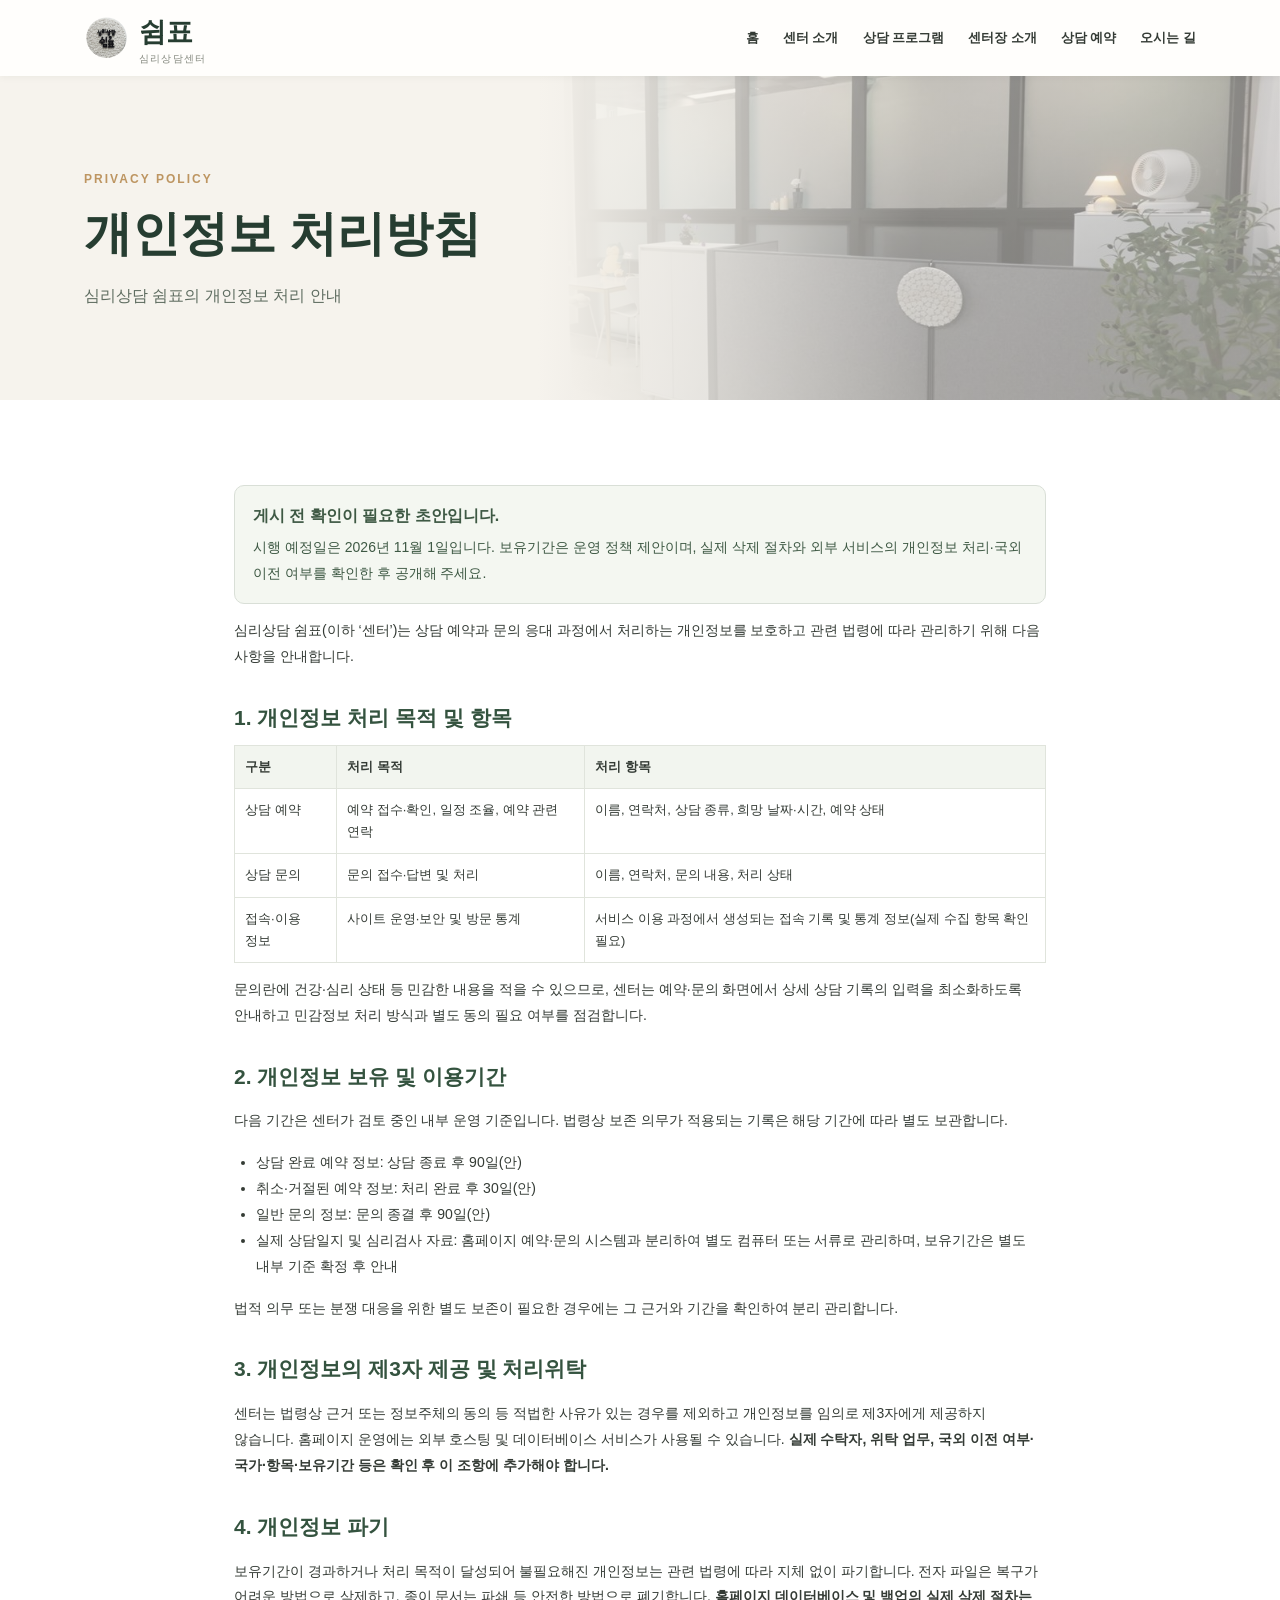
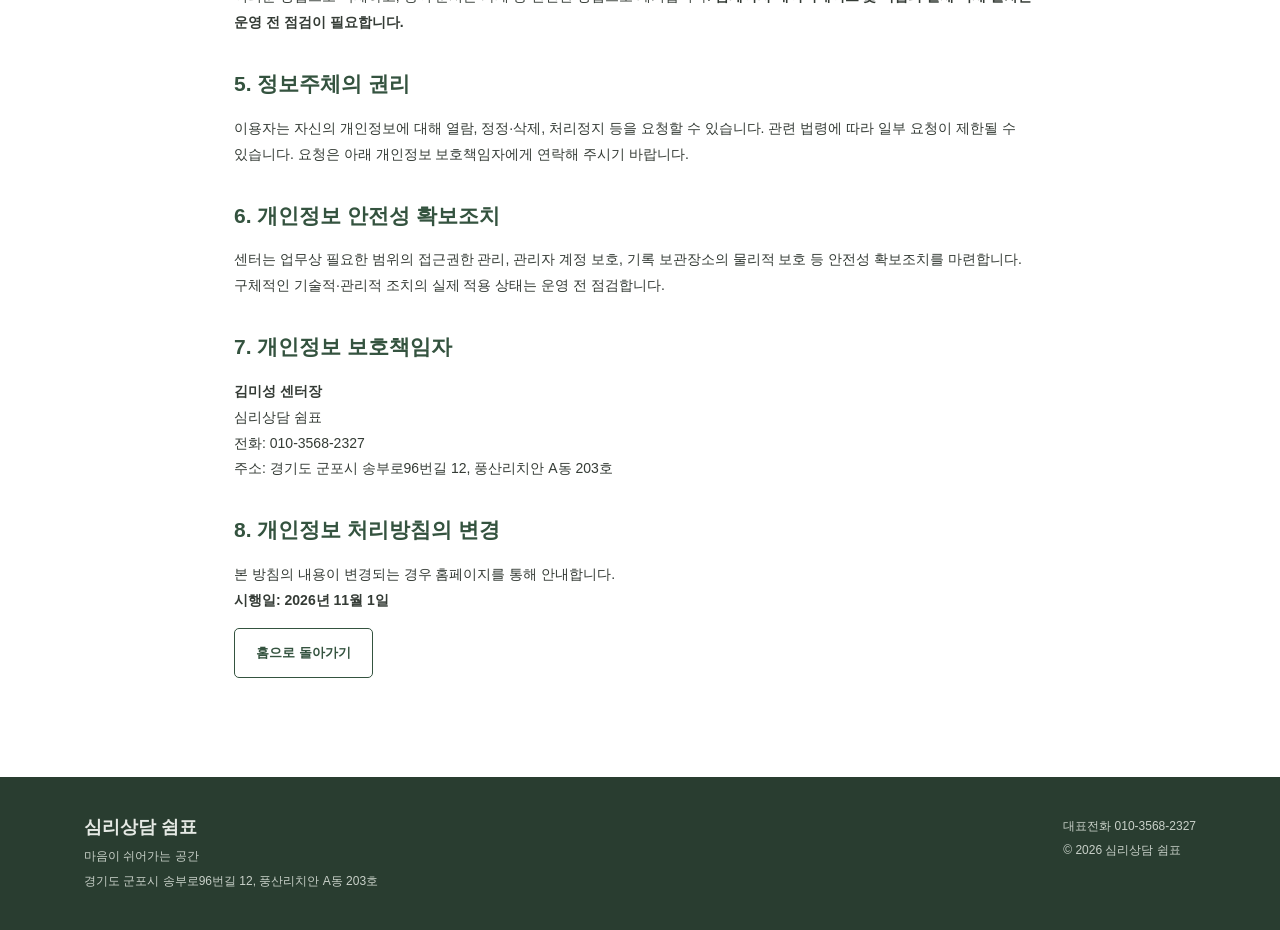
<file: privacy.html>
<!doctype html>
<html lang="ko"><head><meta charset="utf-8"><meta name="viewport" content="width=device-width,initial-scale=1"><meta name="description" content="심리상담 쉼표 개인정보 처리방침 안내"><title>개인정보 처리방침 | 심리상담 쉼표</title><link rel="stylesheet" href="style.css"><style>.privacy-wrap{max-width:860px;margin:auto}.privacy-wrap h2{font-size:21px;color:#34533f;margin:30px 0 10px}.privacy-wrap p,.privacy-wrap li{font-size:14px;line-height:1.85}.privacy-wrap ul{padding-left:22px}.privacy-note{padding:16px 18px;border:1px solid #d9dfd7;border-radius:10px;background:#f4f7f1;color:#3e5944}.privacy-wrap table{width:100%;border-collapse:collapse;font-size:13px}.privacy-wrap th,.privacy-wrap td{border:1px solid #e0e4dc;padding:10px;text-align:left;vertical-align:top}.privacy-wrap th{background:#f2f5ef}@media(max-width:700px){.privacy-wrap{padding:0 18px}.privacy-wrap table{font-size:12px}}</style></head><body>
<header class="nav-wrap"><div class="wrap nav"><a class="logo" href="index.html"><img src="assets/shimpyo-sign.png" alt="쉼표 간판 로고"><span>쉼표<small>심리상담센터</small></span></a><button aria-expanded="false" aria-label="메뉴 열기" class="menu-btn" id="menuBtn">☰</button><nav class="nav-links" id="navLinks"><a href="index.html">홈</a><a href="about.html">센터 소개</a><a href="programs.html">상담 프로그램</a><a href="counselor.html">센터장 소개</a><a href="booking.html">상담 예약</a><a href="location.html">오시는 길</a></nav></div></header>
<main><section class="page-hero"><div class="wrap"><span class="eyebrow">PRIVACY POLICY</span><h1>개인정보 처리방침</h1><p>심리상담 쉼표의 개인정보 처리 안내</p></div></section><section class="section white"><div class="wrap privacy-wrap"><div class="privacy-note"><strong>게시 전 확인이 필요한 초안입니다.</strong><p style="margin:6px 0 0">시행 예정일은 2026년 11월 1일입니다. 보유기간은 운영 정책 제안이며, 실제 삭제 절차와 외부 서비스의 개인정보 처리·국외 이전 여부를 확인한 후 공개해 주세요.</p></div>
<p>심리상담 쉼표(이하 ‘센터’)는 상담 예약과 문의 응대 과정에서 처리하는 개인정보를 보호하고 관련 법령에 따라 관리하기 위해 다음 사항을 안내합니다.</p>
<h2>1. 개인정보 처리 목적 및 항목</h2><table><thead><tr><th>구분</th><th>처리 목적</th><th>처리 항목</th></tr></thead><tbody><tr><td>상담 예약</td><td>예약 접수·확인, 일정 조율, 예약 관련 연락</td><td>이름, 연락처, 상담 종류, 희망 날짜·시간, 예약 상태</td></tr><tr><td>상담 문의</td><td>문의 접수·답변 및 처리</td><td>이름, 연락처, 문의 내용, 처리 상태</td></tr><tr><td>접속·이용 정보</td><td>사이트 운영·보안 및 방문 통계</td><td>서비스 이용 과정에서 생성되는 접속 기록 및 통계 정보(실제 수집 항목 확인 필요)</td></tr></tbody></table>
<p>문의란에 건강·심리 상태 등 민감한 내용을 적을 수 있으므로, 센터는 예약·문의 화면에서 상세 상담 기록의 입력을 최소화하도록 안내하고 민감정보 처리 방식과 별도 동의 필요 여부를 점검합니다.</p>
<h2>2. 개인정보 보유 및 이용기간</h2><p>다음 기간은 센터가 검토 중인 내부 운영 기준입니다. 법령상 보존 의무가 적용되는 기록은 해당 기간에 따라 별도 보관합니다.</p><ul><li>상담 완료 예약 정보: 상담 종료 후 90일(안)</li><li>취소·거절된 예약 정보: 처리 완료 후 30일(안)</li><li>일반 문의 정보: 문의 종결 후 90일(안)</li><li>실제 상담일지 및 심리검사 자료: 홈페이지 예약·문의 시스템과 분리하여 별도 컴퓨터 또는 서류로 관리하며, 보유기간은 별도 내부 기준 확정 후 안내</li></ul><p>법적 의무 또는 분쟁 대응을 위한 별도 보존이 필요한 경우에는 그 근거와 기간을 확인하여 분리 관리합니다.</p>
<h2>3. 개인정보의 제3자 제공 및 처리위탁</h2><p>센터는 법령상 근거 또는 정보주체의 동의 등 적법한 사유가 있는 경우를 제외하고 개인정보를 임의로 제3자에게 제공하지 않습니다. 홈페이지 운영에는 외부 호스팅 및 데이터베이스 서비스가 사용될 수 있습니다. <strong>실제 수탁자, 위탁 업무, 국외 이전 여부·국가·항목·보유기간 등은 확인 후 이 조항에 추가해야 합니다.</strong></p>
<h2>4. 개인정보 파기</h2><p>보유기간이 경과하거나 처리 목적이 달성되어 불필요해진 개인정보는 관련 법령에 따라 지체 없이 파기합니다. 전자 파일은 복구가 어려운 방법으로 삭제하고, 종이 문서는 파쇄 등 안전한 방법으로 폐기합니다. <strong>홈페이지 데이터베이스 및 백업의 실제 삭제 절차는 운영 전 점검이 필요합니다.</strong></p>
<h2>5. 정보주체의 권리</h2><p>이용자는 자신의 개인정보에 대해 열람, 정정·삭제, 처리정지 등을 요청할 수 있습니다. 관련 법령에 따라 일부 요청이 제한될 수 있습니다. 요청은 아래 개인정보 보호책임자에게 연락해 주시기 바랍니다.</p>
<h2>6. 개인정보 안전성 확보조치</h2><p>센터는 업무상 필요한 범위의 접근권한 관리, 관리자 계정 보호, 기록 보관장소의 물리적 보호 등 안전성 확보조치를 마련합니다. 구체적인 기술적·관리적 조치의 실제 적용 상태는 운영 전 점검합니다.</p>
<h2>7. 개인정보 보호책임자</h2><p><strong>김미성 센터장</strong><br>심리상담 쉼표<br>전화: <a href="tel:01035682327">010-3568-2327</a><br>주소: 경기도 군포시 송부로96번길 12, 풍산리치안 A동 203호</p>
<h2>8. 개인정보 처리방침의 변경</h2><p>본 방침의 내용이 변경되는 경우 홈페이지를 통해 안내합니다.<br><strong>시행일: 2026년 11월 1일</strong></p>
<p><a class="btn light" href="index.html">홈으로 돌아가기</a></p></div></section></main>
<footer><div class="wrap footer-flex"><div><strong style="font-size:18px">심리상담 쉼표</strong><p>마음이 쉬어가는 공간</p><p>경기도 군포시 송부로96번길 12, 풍산리치안 A동 203호</p></div><div><p>대표전화 010-3568-2327</p><p>© <span id="year"></span> 심리상담 쉼표</p></div></div></footer><script>document.getElementById('year').textContent=new Date().getFullYear();const menuBtn=document.getElementById('menuBtn'),nav=document.getElementById('navLinks');if(menuBtn&&nav){menuBtn.addEventListener('click',()=>{const open=nav.classList.toggle('open');menuBtn.setAttribute('aria-expanded',String(open))})}</script></body></html>
</file>
<file: style.css>
:root{--green:#34533f;--deep:#263d31;--cream:#faf8f4;--beige:#f2eee7;--line:#e7e4de;--ink:#343b35;--muted:#757a73;--gold:#bd9561}*{box-sizing:border-box}html{scroll-behavior:smooth}body{margin:0;font-family:'Pretendard','Apple SD Gothic Neo','Malgun Gothic',sans-serif;background:var(--cream);color:var(--ink);line-height:1.7;word-break:keep-all}a{text-decoration:none;color:inherit}button,input,select{font:inherit}button{cursor:pointer}.wrap{max-width:1160px;margin:auto;padding:0 24px}.nav-wrap{position:sticky;top:0;z-index:50;background:#fffefcf2;backdrop-filter:blur(16px);box-shadow:0 1px 8px #17291d0d}.nav{height:76px;display:flex;align-items:center;justify-content:space-between;gap:20px}.logo{display:flex;align-items:center;gap:10px;font-family:Georgia,'Batang',serif;font-size:27px;color:var(--deep);font-weight:700}.logo img{height:45px;width:45px;object-fit:contain}.logo small{font:10px Arial,sans-serif;letter-spacing:.12em;color:#83877d;display:block;margin-top:-4px}.nav-links{display:flex;align-items:center;gap:24px;font-size:13px;font-weight:600}.nav-links a:hover{color:var(--green)}.btn{display:inline-flex;align-items:center;justify-content:center;border:1px solid var(--green);background:var(--green);color:white;padding:12px 21px;border-radius:5px;font-size:13px;font-weight:700;transition:.2s}.btn:hover{background:#233a2d}.btn.light{background:white;color:var(--green)}.btn.gold{background:#eac47d;border-color:#eac47d;color:#3d392e}.menu-btn{display:none;background:none;border:0;font-size:25px;color:var(--green)}.hero{min-height:555px;background:linear-gradient(90deg,#f7f4ee 0%,#f7f4ee 36%,#f7f4eead 52%,#f7f4ee05 76%),url('assets/space-5.jpg') center right/cover no-repeat;display:flex;align-items:center}.hero .wrap{width:100%}.hero .eyebrow{color:var(--green);font-size:12px;letter-spacing:.2em;font-weight:800}.hero h1{font-family:'Pretendard','Apple SD Gothic Neo','Malgun Gothic',sans-serif;font-weight:750;font-size:clamp(36px,4.5vw,62px);line-height:1.34;letter-spacing:-.06em;margin:17px 0 21px;color:#293d30}.hero p{max-width:430px;font-size:16px;color:#626960;margin-bottom:28px}.hero-actions{display:flex;flex-wrap:wrap;gap:10px}.section{padding:85px 0}.section.alt{background:#f2efe9}.section.white{background:white}.head{text-align:center;margin-bottom:40px}.head .eyebrow{font-size:11px;font-weight:800;letter-spacing:.19em;color:var(--gold)}.head h2{font-size:clamp(27px,3vw,38px);letter-spacing:-.05em;margin:8px 0 6px}.head p{font-size:14px;color:var(--muted);margin:0}.reasons{display:grid;grid-template-columns:repeat(4,1fr);gap:18px}.reason{text-align:center;padding:14px}.reason .ico{font-size:30px;color:var(--green);display:block;margin-bottom:8px}.reason h3{font-size:16px;margin:8px 0}.reason p{font-size:13px;color:var(--muted);margin:0}.programs{display:grid;grid-template-columns:repeat(4,1fr);gap:15px}.program{background:white;border:1px solid #ebe7df;border-radius:10px;padding:24px 16px;text-align:center;transition:.2s}.program:hover{transform:translateY(-3px);box-shadow:0 10px 24px #293c2a12}.program .symbol{display:grid;place-items:center;width:55px;height:55px;border-radius:50%;margin:0 auto 12px;background:#f6f1e9;color:#b18a5d;font-size:25px}.program h3{font-size:16px;margin:4px 0}.program p{font-size:12px;color:var(--muted);margin:0}.centered{text-align:center;margin-top:28px}.steps{display:grid;grid-template-columns:repeat(5,1fr);gap:10px}.step{text-align:center;padding:15px 5px;position:relative}.step .circle{display:grid;place-items:center;width:64px;height:64px;margin:0 auto 13px;border-radius:50%;background:#f2eee6;color:var(--green);font-size:25px}.step h3{font-size:14px;margin:0 0 5px}.step p{font-size:12px;color:var(--muted);margin:0}.step:not(:last-child):after{content:'›';position:absolute;right:-9px;top:25px;font-size:26px;color:#c7c5be}.gallery{display:grid;grid-template-columns:repeat(4,1fr);gap:14px}.gallery figure{margin:0;background:white;border-radius:8px;overflow:hidden;border:1px solid var(--line)}.gallery img{width:100%;height:190px;object-fit:cover;display:block}.gallery figcaption{text-align:center;padding:10px;font-size:13px}.gallery figure:first-child{grid-column:span 2}.gallery figure:first-child img{height:190px}.gallery figure:last-child{grid-column:span 2}.gallery figure:last-child img{height:190px}.profile{display:grid;grid-template-columns:.9fr 1.1fr;gap:38px;background:white;border:1px solid var(--line);border-radius:12px;overflow:hidden;align-items:stretch}.profile-photo{background:#e9e5dc;min-height:340px;position:relative}.profile-photo img{width:100%;height:100%;object-fit:cover;position:absolute;inset:0}.profile-copy{padding:45px 38px 45px 0}.profile-copy h3{font-size:29px;margin:0 0 7px}.profile-copy p{color:var(--muted);font-size:14px}.credentials{display:flex;flex-wrap:wrap;gap:10px;margin:19px 0}.credential{background:#f1f4ef;color:var(--green);padding:9px 13px;border-radius:5px;font-size:13px;font-weight:700}.tests{display:grid;grid-template-columns:repeat(4,1fr);gap:15px}.test{background:#fff;border:1px solid var(--line);border-radius:9px;text-align:center;padding:26px 10px}.test .symbol{font-size:27px}.test h3{font-size:15px;margin:10px 0 3px}.test p{font-size:12px;color:var(--muted);margin:0}.reservation{display:grid;grid-template-columns:1fr 1fr;gap:30px;background:white;border:1px solid var(--line);border-radius:12px;padding:30px}.reservation h3{margin:0 0 12px;font-size:19px}.month{display:flex;justify-content:space-between;align-items:center;margin-bottom:12px}.month button{border:1px solid var(--line);background:#fff;border-radius:5px;padding:4px 10px}.calendar{display:grid;grid-template-columns:repeat(7,1fr);gap:4px}.calendar span,.calendar button{text-align:center;padding:9px 0;font-size:12px}.calendar .weekday{font-weight:700;color:var(--muted)}.calendar button{background:#f8f7f3;border:0;border-radius:5px}.calendar button:disabled{opacity:.3;cursor:not-allowed}.calendar button.selected,.time-grid button.selected{background:var(--green);color:white}.time-grid{display:grid;grid-template-columns:repeat(3,1fr);gap:8px;margin:13px 0}.time-grid button{background:#f7f7f3;border:1px solid var(--line);border-radius:5px;padding:9px;font-size:12px}.booking-note{background:#f6f5f1;border-radius:7px;padding:13px;font-size:12px;color:#666c65;margin:13px 0}.booking-note strong{color:var(--green)}.info-strip{background:var(--green);color:white;padding:54px 0}.info-strip .wrap{display:flex;align-items:center;justify-content:space-between;gap:20px}.info-strip h2{font-size:28px;margin:0 0 6px}.info-strip p{margin:0;color:#e2e8e1;font-size:14px}.faq{max-width:840px;margin:auto}.faq details{border-bottom:1px solid var(--line);padding:19px 3px}.faq summary{font-size:15px;font-weight:700;cursor:pointer}.faq details p{font-size:14px;color:var(--muted)}.location{display:grid;grid-template-columns:1fr 1fr;gap:30px;align-items:stretch}.map-placeholder{background:#e9eee8;border-radius:10px;min-height:300px;display:grid;place-items:center;text-align:center;padding:25px}.map-placeholder .pin{font-size:38px}.map-placeholder p{font-size:13px;color:#69756c}.address{padding:15px 0}.address h3{font-size:23px}.address p{font-size:14px;color:var(--muted)}.parking{display:flex;align-items:center;gap:12px;margin-top:20px}.parking img{width:125px;height:85px;object-fit:cover;border-radius:7px}.parking span{font-size:12px;color:var(--muted)}footer{background:#293d30;color:#e5e9e4;padding:35px 0;font-size:12px}footer p{color:#c9d1c9;margin:4px 0}.footer-flex{display:flex;justify-content:space-between;gap:25px;flex-wrap:wrap}.sticky-phone{display:none}.tiny{font-size:12px;color:var(--muted)}@media(max-width:900px){.nav-links{gap:12px}.programs,.tests{grid-template-columns:repeat(2,1fr)}.gallery{grid-template-columns:repeat(2,1fr)}.gallery figure:first-child,.gallery figure:last-child{grid-column:span 1}.reasons{grid-template-columns:repeat(2,1fr)}.hero{background-position:58% center}}@media(max-width:700px){.nav{height:65px}.logo{font-size:21px}.logo img{height:38px;width:38px}.menu-btn{display:block}.nav-links{display:none;position:absolute;top:65px;left:0;right:0;background:#fff;padding:20px 24px;flex-direction:column;align-items:stretch;box-shadow:0 12px 18px #0001}.nav-links.open{display:flex}.hero{min-height:650px;align-items:flex-start;background:linear-gradient(180deg,#f7f4ee 0%,#f7f4ee 28%,#f7f4eec9 48%,#f7f4ee00 85%),url('assets/space-5.jpg') center bottom/auto 62% no-repeat;background-color:#f7f4ee}.hero .wrap{padding-top:43px}.hero h1{font-size:39px}.hero p{font-size:14px;max-width:340px}.section{padding:62px 0}.wrap{padding:0 18px}.programs,.tests{gap:9px}.program{padding:18px 8px}.program h3{font-size:14px}.program p{font-size:11px}.steps{grid-template-columns:repeat(3,1fr)}.step:nth-child(3):after{display:none}.gallery img,.gallery figure:first-child img,.gallery figure:last-child img{height:150px}.gallery figcaption{font-size:11px}.profile,.reservation,.location{grid-template-columns:1fr}.profile-photo{min-height:250px}.profile-copy{padding:24px}.reservation{padding:20px}.info-strip .wrap{flex-direction:column;text-align:center}.sticky-phone{display:block;position:fixed;bottom:12px;right:12px;z-index:30;background:var(--green);color:white;padding:12px 18px;border-radius:30px;box-shadow:0 4px 18px #0003;font-size:13px;font-weight:700}}


.page-hero{padding:88px 0 75px;background:linear-gradient(90deg,#f6f3ed 0%,#f6f3ed 42%,#f6f3ed88 72%),url('assets/space-4.jpg') center/cover}.page-hero h1{font-family:'Pretendard','Apple SD Gothic Neo','Malgun Gothic',sans-serif;font-weight:750;font-size:clamp(34px,4vw,48px);color:var(--deep);line-height:1.3;margin:12px 0}.page-hero p{max-width:650px;color:#5e6c60}.eyebrow{font-size:12px;font-weight:800;letter-spacing:.17em;color:var(--gold)}.two-col{display:grid;grid-template-columns:1fr 1fr;gap:28px;align-items:center}.rounded-photo{width:100%;height:380px;object-fit:cover;border-radius:12px}.panel{background:#fff;border:1px solid var(--line);border-radius:12px;padding:30px}.panel h3{margin-top:0;color:var(--deep)}.intro{font-size:16px;line-height:1.95;color:#606a61}.detail-grid{display:grid;grid-template-columns:repeat(2,1fr);gap:18px}.detail-card{background:white;border:1px solid var(--line);border-radius:12px;padding:26px}.detail-card h3{margin:0 0 9px;color:var(--deep)}.detail-card p{margin:0 0 15px;font-size:14px;color:var(--muted)}.tag{display:inline-block;background:#f2f4ef;color:var(--green);font-size:12px;padding:4px 9px;border-radius:20px}.subnav{display:flex;gap:12px;flex-wrap:wrap;margin-top:22px}.subnav a{font-size:13px;color:var(--green);background:white;border:1px solid var(--line);padding:8px 14px;border-radius:25px}.form-row{display:grid;grid-template-columns:1fr 1fr;gap:15px}.field{display:flex;flex-direction:column;gap:7px;margin-bottom:15px}.field label{font-size:13px;font-weight:700}.field input,.field select,.field textarea{border:1px solid #d9dfd7;border-radius:7px;padding:12px;width:100%;background:#fff;font:inherit;color:var(--ink)}.field textarea{min-height:90px;resize:vertical}.notice{border-left:3px solid var(--green);background:#f1f5f0;padding:14px 17px;color:#54645a;font-size:13px}.action-row{display:flex;gap:12px;flex-wrap:wrap}.mini-details{font-size:13px;color:var(--muted)}.crumb{font-size:12px;color:var(--muted)}.page-hero .wrap{position:relative}.page-hero::before{content:none}.site-footer a{text-decoration:underline;text-underline-offset:3px}.profile-photo img{object-position:center}.calendar button:focus-visible,.time-grid button:focus-visible,.btn:focus-visible,a:focus-visible{outline:3px solid #c3a86f;outline-offset:3px}.booking-layout{display:grid;grid-template-columns:1fr 1fr;gap:22px}.booking-layout .reservation{display:block}.booking-layout .panel{height:100%}.booking-layout .time-grid{grid-template-columns:repeat(4,1fr)}.booking-layout .calendar{gap:3px}.status{font-weight:700;color:var(--green)}.muted{color:var(--muted)}
@media(max-width:700px){.page-hero{padding:60px 0;background:linear-gradient(90deg,#f6f3edee,#f6f3edcc),url('assets/space-4.jpg') center/cover}.two-col,.detail-grid,.form-row,.booking-layout{grid-template-columns:1fr}.rounded-photo{height:260px}.panel,.detail-card{padding:20px}.booking-layout .time-grid{grid-template-columns:repeat(3,1fr)}}

/* V11: 상담 프로그램 카드 썸네일 */
.program-card-head{display:flex;align-items:center;gap:16px;margin-bottom:15px}
.program-thumb{display:block;width:88px;height:88px;flex:0 0 88px;border-radius:14px;object-fit:cover}
.program-card-head h3{margin:7px 0 0;font-size:20px;line-height:1.35}
@media(max-width:700px){.program-card-head{gap:12px}.program-thumb{width:72px;height:72px;flex-basis:72px}.program-card-head h3{font-size:18px}}

/* V12: 승인된 시안처럼 오른쪽 사진 배치 */
.detail-grid{gap:16px}
.program-photo-card{display:grid;grid-template-columns:minmax(0,1fr) 43%;gap:16px;align-items:stretch;padding:10px;min-height:225px;overflow:hidden}
.program-card-content{padding:14px 4px 14px 14px;min-width:0;display:flex;flex-direction:column;align-items:flex-start}
.program-card-content h3{font-size:19px;line-height:1.35;margin:9px 0 10px}
.program-card-content p{font-size:13px;line-height:1.7;margin-bottom:10px}
.program-card-content .tag{margin-bottom:12px}
.program-card-content > div[style]{margin-top:auto!important}
.program-card-content .btn{padding:9px 12px;font-size:12px}
.program-number{background:#54725a;color:white;font-weight:700;border-radius:7px;padding:6px 9px;font-size:13px}
.program-side-photo{width:100%;height:100%;min-height:200px;object-fit:cover;border-radius:8px;display:block}
@media(max-width:900px){.detail-grid{grid-template-columns:1fr}.program-photo-card{grid-template-columns:minmax(0,1fr) 42%}}
@media(max-width:480px){.program-photo-card{grid-template-columns:minmax(0,1fr) 38%;gap:9px;min-height:210px;padding:8px}.program-card-content{padding:8px 0 8px 8px}.program-card-content h3{font-size:16px}.program-card-content p{font-size:12px}.program-side-photo{min-height:190px}.program-card-content .tag{font-size:10px}.program-card-content .btn{font-size:11px;padding:7px 8px}}

/* V13 main-page refinements */
.home-quick{background:#fff;border-bottom:1px solid var(--line)}.home-quick-grid{display:grid;grid-template-columns:repeat(3,minmax(0,1fr));gap:0}.home-quick-grid>div{padding:25px 24px;border-right:1px solid var(--line)}.home-quick-grid>div:first-child{padding-left:0}.home-quick-grid>div:last-child{border-right:0}.home-quick-label{display:block;font-size:11px;font-weight:800;letter-spacing:.1em;color:#a88a5e;margin-bottom:5px}.home-quick-grid strong,.home-quick-call{display:block;font-size:17px;font-weight:800;color:var(--deep);line-height:1.5}.home-quick-grid small{display:block;font-size:12px;color:var(--muted);margin-top:5px}.home-quick-call:hover{text-decoration:underline}.home-program-photo{width:100%;height:116px;display:block;object-fit:cover;border-radius:7px;margin-bottom:15px}.program{padding:11px 11px 20px}.program h3{font-size:15px}.program p{min-height:24px}.hero{background-image:linear-gradient(90deg,#f7f4ee 0%,#f7f4ee 31%,#f7f4eedd 46%,#f7f4ee00 79%),url('assets/space-5.jpg')}@media(max-width:800px){.home-quick-grid{grid-template-columns:1fr}.home-quick-grid>div,.home-quick-grid>div:first-child{padding:16px 0;border-right:0;border-bottom:1px solid var(--line)}.home-quick-grid>div:last-child{border-bottom:0}.home-program-photo{height:120px}}@media(max-width:700px){.hero{background-image:linear-gradient(180deg,#f7f4ee 0%,#f7f4ee 27%,#f7f4eebf 48%,#f7f4ee00 86%),url('assets/space-5.jpg')}.home-program-photo{height:96px}.program{padding:8px 8px 16px}}

/* V14: program page readability and card polish */
.program-photo-card{box-shadow:0 8px 28px rgba(45,69,50,.045);transition:box-shadow .2s ease,transform .2s ease}
.program-photo-card:hover{box-shadow:0 12px 30px rgba(45,69,50,.09);transform:translateY(-2px)}
.program-card-content p{line-height:1.75}
.program-card-content h3{line-height:1.45;word-break:keep-all}
.program-side-photo{object-position:center}
@media(prefers-reduced-motion:reduce){.program-photo-card{transition:none}.program-photo-card:hover{transform:none}}

/* V14.3 reservation refinement */
.booking-layout .panel{box-shadow:0 10px 30px rgba(45,69,50,.045)}
.booking-help{font-size:13px;color:var(--muted);line-height:1.7;margin:0 0 12px}
.booking-copy{display:block;width:100%;margin-top:12px;border:1px solid #7b9480;border-radius:9px;background:#f1f5ef;color:#385741;font:inherit;font-size:14px;font-weight:750;padding:12px 14px;cursor:pointer}
.booking-copy:hover:not(:disabled){background:#e5eee3}.booking-copy:disabled{opacity:.48;cursor:not-allowed}
.copy-feedback{font-size:12px;color:#42664b;min-height:18px;margin:7px 0 0;line-height:1.5}
.booking-layout .notice{line-height:1.75}.booking-layout .booking-note{line-height:1.8}
@media(max-width:720px){.booking-layout{grid-template-columns:1fr}.booking-layout .panel{min-width:0}.booking-layout .time-grid{grid-template-columns:repeat(3,minmax(0,1fr))}.booking-layout .calendar button{min-height:38px}}
@media(max-width:390px){.booking-layout .time-grid{grid-template-columns:repeat(3,minmax(0,1fr))}}

/* V14.4 — reservation page illustration-inspired refinement */
.booking-hero{position:relative;overflow:hidden;min-height:295px}
.booking-hero:after{content:"";position:absolute;pointer-events:none;right:31%;top:30px;width:150px;height:190px;opacity:.25;background:radial-gradient(ellipse at 28% 38%,#a7bca2 0 33%,transparent 34%),radial-gradient(ellipse at 65% 65%,#a7bca2 0 30%,transparent 31%);transform:rotate(-12deg)}
.booking-hero .wrap{position:relative;z-index:1}.booking-hero h1{color:#425e49}
.booking-layout-art{display:grid;grid-template-columns:minmax(215px,.83fr) minmax(280px,1.28fr) minmax(250px,1fr);gap:18px;align-items:stretch}
.booking-layout-art>.panel{min-width:0;padding:24px 22px;border:1px solid #ebe9e1;border-radius:20px;background:#fff;box-shadow:0 12px 30px rgba(48,68,48,.045)}
.booking-layout-art>.panel h3{font-size:20px;margin:0 0 19px;letter-spacing:-.5px}
.booking-info-panel{border:1px solid #e7e8df;background:linear-gradient(145deg,#f4f5ef,#fdfaf4);border-radius:20px;overflow:hidden;box-shadow:0 12px 30px rgba(48,68,48,.04)}
.booking-info-head{display:flex;align-items:center;gap:12px;background:linear-gradient(120deg,#e7ece4,#f3f0e7);padding:20px 18px;color:#526e55}.booking-info-head svg{width:54px;height:48px;flex-shrink:0}.booking-info-head h3{margin:0;font-size:21px}
.booking-info-body{padding:4px 20px}.booking-info-item{display:flex;gap:12px;padding:19px 0;border-bottom:1px solid #e5e5db}.booking-info-item:last-child{border-bottom:0}.booking-info-item strong{display:block;font-size:15px;color:#344a3b}.booking-info-item p{font-size:13px;line-height:1.8;color:#77776e;margin:5px 0 0}.booking-info-icon{display:grid;place-items:center;width:44px;height:44px;flex:0 0 44px;border:1px solid #d8dfd3;background:#f0f1e8;color:#58735c;border-radius:50%;font-size:24px}
.booking-layout-art .calendar{gap:5px}.booking-layout-art .calendar button{border-radius:50%;min-height:36px}.booking-layout-art .calendar button.selected{background:#56735a;color:white}
.booking-layout-art .time-grid{grid-template-columns:repeat(2,minmax(0,1fr));gap:8px}.booking-layout-art .time-grid button{border-radius:11px;background:#f7f7f2;border:1px solid #e6e6dc;padding:10px 6px}.booking-layout-art .time-grid button.selected{background:#57745e;color:white;border-color:#57745e}
.booking-layout-art .booking-notice-soft{background:#f3f2e9;border:1px solid #e7e8dc;border-radius:12px;padding:13px;line-height:1.75;color:#5d695c}
.booking-steps-art{display:grid;grid-template-columns:repeat(4,minmax(0,1fr));gap:20px}.booking-steps-art .step{position:relative}.booking-steps-art .circle{background:#e6ede3;border:1px solid #d7e0d3;color:#526c55;font-size:26px;box-shadow:0 0 0 6px #f7f8f2}.booking-steps-art .step p{font-size:13px;line-height:1.65}
@media(max-width:1100px){.booking-layout-art{grid-template-columns:minmax(220px,.75fr) minmax(270px,1fr)}.booking-info-panel{grid-row:span 2}.booking-layout-art .booking-times-panel{grid-column:2}}
@media(max-width:720px){.booking-hero{min-height:240px}.booking-hero:after{right:-15px;opacity:.15}.booking-layout-art{grid-template-columns:minmax(0,1fr);gap:14px}.booking-info-panel{grid-row:auto}.booking-layout-art .booking-times-panel{grid-column:auto}.booking-info-body{display:grid;grid-template-columns:repeat(2,minmax(0,1fr));gap:0 15px}.booking-info-item{padding:14px 0}.booking-info-icon{width:36px;height:36px;flex-basis:36px;font-size:20px}.booking-layout-art>.panel{padding:22px 17px}.booking-steps-art{grid-template-columns:repeat(2,minmax(0,1fr));gap:24px 12px}}
@media(max-width:390px){.booking-info-body{grid-template-columns:1fr}.booking-layout-art .time-grid{grid-template-columns:repeat(2,minmax(0,1fr))}}

/* V14.5 — location page */
.location-hero{min-height:330px;position:relative}.location-hero h1{color:#405b46}.location-hero p{max-width:520px}
.location-main-section{background:linear-gradient(180deg,#faf9f5,#f4f5ee);padding-top:70px}.location-heading{text-align:center;margin-bottom:34px}.location-heading h2,.location-photo-intro h2{font-size:clamp(26px,3vw,35px);margin:6px 0 8px;color:#385540;letter-spacing:-.04em}.location-heading p,.location-photo-intro p{color:#777e73;margin:0}
.location-feature-grid{display:grid;grid-template-columns:1.12fr 1fr 1fr;gap:16px}.location-card{position:relative;min-width:0;background:#fffefb;border:1px solid #e6e7dc;border-radius:22px;padding:27px 23px;box-shadow:0 14px 34px #43513e0b;overflow:hidden}.location-card:after{content:'';position:absolute;right:-55px;top:-55px;width:150px;height:150px;border-radius:50%;background:#eaf0e8;opacity:.6;pointer-events:none}.location-icon{width:55px;height:55px;display:grid;place-items:center;background:#edf1e9;color:#57735d;border:1px solid #dce5d8;border-radius:50%;font-size:31px;margin-bottom:17px}.location-kicker{display:block;font-size:10px;letter-spacing:.17em;color:#789078;font-weight:800}.location-card h3{margin:5px 0 14px;font-size:22px;color:#334b39}.location-address{font-size:16px;line-height:1.95;color:#505e52}.location-card-actions{display:flex;gap:8px;flex-wrap:wrap;margin-top:23px}.location-card-actions .btn{padding:10px 13px;font-size:12px;border-radius:11px}.location-copy-status{font-size:12px;color:#527159;min-height:18px;margin:9px 0 0}.location-hours-row{display:flex;justify-content:space-between;gap:10px;border-bottom:1px solid #eaeae3;padding:11px 0;font-size:13px}.location-hours-row strong{color:#46654b;white-space:nowrap}.location-small{font-size:12px;color:#7d8176;margin-top:17px}.location-phone{display:block;font-size:clamp(21px,2vw,27px);font-weight:800;color:#496a50;margin:13px 0}.location-call-card p{font-size:13px;color:#6c756a;line-height:1.8}.location-call-card>.btn{margin-top:13px;border-radius:11px}
.location-photo-section{margin-top:76px}.location-photo-intro{margin-bottom:24px}.location-photo-grid{display:grid;grid-template-columns:1fr 1fr;gap:20px}.location-photo-card{margin:0;background:#fff;border-radius:20px;overflow:hidden;border:1px solid #e6e6dd;box-shadow:0 12px 28px #4654410c}.location-photo-card img{display:block;width:100%;height:285px;object-fit:cover}.location-photo-card figcaption{display:flex;flex-direction:column;gap:5px;padding:20px 23px}.location-photo-card figcaption strong{color:#39523f;font-size:18px}.location-photo-card figcaption span{color:#747a70;font-size:13px}
.location-bottom-banner{display:flex;align-items:center;gap:22px;margin-top:42px;background:linear-gradient(105deg,#e9efe5,#f4f0e8);border-radius:22px;padding:23px 30px}.location-leaf{flex:0 0 110px}.location-bottom-banner>div:nth-child(2){flex:1}.location-bottom-banner h3{color:#3d5a44;font-size:19px;margin:0 0 4px}.location-bottom-banner p{color:#6c766b;font-size:13px;margin:0}.location-bottom-banner .btn{border-radius:25px;white-space:nowrap}
@media(max-width:980px){.location-feature-grid{grid-template-columns:repeat(2,minmax(0,1fr))}.location-call-card{grid-column:1/-1}.location-photo-card img{height:245px}}
@media(max-width:680px){.location-hero{min-height:260px}.location-main-section{padding-top:48px}.location-feature-grid,.location-photo-grid{grid-template-columns:1fr}.location-call-card{grid-column:auto}.location-card{padding:23px 20px}.location-photo-section{margin-top:50px}.location-photo-card img{height:230px}.location-bottom-banner{padding:24px 20px;flex-direction:column;align-items:flex-start;gap:10px}.location-leaf{display:none}.location-bottom-banner .btn{width:100%}}

/* V14.8 actual SMS inquiry */
.inquiry-box{margin:20px 0 14px;padding:22px;border:1px solid #dfe6d8;border-radius:20px;background:linear-gradient(145deg,#f4f7ef,#fcfaf4);text-align:center}.inquiry-icon{font-size:29px;color:#647f65;margin-bottom:6px}.inquiry-box h3{font-size:19px;margin:5px 0 8px;color:#354c39}.inquiry-box p{font-size:13px;line-height:1.65;color:#657064}.inquiry-box label{display:block;text-align:left;margin:15px 0 7px;font-weight:700;font-size:13px;color:#405842}.inquiry-box select{display:block;width:100%;padding:13px 12px;border:1px solid #cbd8c9;border-radius:12px;background:#fff;color:#344238;font:inherit}.inquiry-send{display:block;width:100%;border:0;border-radius:12px;padding:15px;margin-top:14px;background:#58755b;color:white;font-weight:700;font-size:16px;cursor:pointer}.inquiry-send:disabled{opacity:.48;cursor:not-allowed}.inquiry-box .inquiry-hint{margin:10px 0}.inquiry-box .inquiry-privacy{font-size:12px;color:#68746b;border-top:1px solid #e0e7da;padding-top:12px;margin-top:12px}


/* V15.1 — booking layout readability fix (desktop + mobile) */
.booking-layout-art{grid-template-columns:minmax(0,1fr) minmax(0,1fr);gap:22px;align-items:start}
.booking-layout-art>.booking-info-panel{grid-column:1/-1;grid-row:auto}
.booking-layout-art .booking-info-body{display:grid;grid-template-columns:repeat(4,minmax(0,1fr));gap:0 18px;padding:10px 24px}
.booking-layout-art .booking-info-item{min-width:0;border-bottom:0;padding:14px 0}
.booking-layout-art .booking-calendar-panel,.booking-layout-art .booking-times-panel{grid-column:auto;grid-row:auto;min-width:0;height:auto}
.booking-layout-art>.panel{padding:28px;min-width:0}
.booking-layout-art .calendar button{min-height:43px;font-size:14px}
.booking-layout-art .time-grid{grid-template-columns:repeat(3,minmax(0,1fr))}
.booking-layout-art .time-grid button{font-size:14px;min-height:45px}
.online-booking-wide{width:100%;max-width:none;margin:24px 0 0;padding:30px 34px}
.online-booking-wide .online-booking-fields{grid-template-columns:repeat(2,minmax(0,1fr));gap:20px}
.online-booking-wide .online-booking-fields input{min-width:0}
.online-booking-wide .online-consent{max-width:780px}
.online-booking-wide .online-feedback{overflow-wrap:anywhere}
@media(max-width:900px){.booking-layout-art .booking-info-body{grid-template-columns:repeat(2,minmax(0,1fr))}.booking-layout-art .booking-info-item{border-bottom:1px solid #e5e5db}}
@media(max-width:720px){.booking-layout-art{grid-template-columns:minmax(0,1fr);gap:16px}.booking-layout-art>.booking-info-panel{grid-column:auto}.booking-layout-art .booking-info-body{grid-template-columns:repeat(2,minmax(0,1fr));padding:8px 17px}.booking-layout-art .booking-calendar-panel,.booking-layout-art .booking-times-panel{grid-column:auto}.booking-layout-art>.panel{padding:22px 18px}.online-booking-wide{padding:23px 18px}.online-booking-wide .online-booking-fields{grid-template-columns:1fr;gap:8px}}
@media(max-width:390px){.booking-layout-art .booking-info-body{grid-template-columns:1fr}.booking-layout-art .time-grid{grid-template-columns:repeat(2,minmax(0,1fr))}}


/* 모바일 첫 화면 정렬 보정 v3: PC 화면과 기존 기능에는 영향 없음 */
@media screen and (max-width:700px) {
  .hero {
    display:block !important;
    position:relative;
    min-height:0 !important;
    height:clamp(505px, calc(100svh - 170px), 600px) !important;
    padding:0 !important;
    background-image:linear-gradient(180deg,rgba(248,244,237,.97) 0%,rgba(248,244,237,.90) 27%,rgba(248,244,237,.40) 51%,rgba(248,244,237,0) 79%),url('assets/space-5.jpg') !important;
    background-position:center bottom !important;
    background-size:cover !important;
    background-repeat:no-repeat !important;
  }
  .hero > .wrap {
    width:100%;
    padding:24px 22px 0 !important;
    margin:0 auto !important;
  }
  .hero .eyebrow {font-size:10px !important}
  .hero h1 {
    font-size:clamp(35px,9.1vw,48px) !important;
    line-height:1.2 !important;
    margin:13px 0 15px !important;
  }
  .hero p {
    margin:0 0 0 5px !important;
    font-size:clamp(13px,3.4vw,16px) !important;
    line-height:1.65 !important;
    max-width:345px !important;
  }
  .mobile-hero-benefits {bottom:80px !important}
  .mobile-hero-contact {bottom:12px !important}
}
@media screen and (max-width:390px) {
  .hero > .wrap {padding:22px 18px 0 !important}
  .hero h1 {font-size:clamp(34px,9vw,39px) !important}
}

/* Homepage hero: calm sofa image; preserve editable headline and navigation. */
.hero{background-image:linear-gradient(90deg,#f7f4ee 0%,#f7f4eef7 25%,#f7f4eecb 43%,#f7f4ee00 72%),url('assets/shimpyo-hero-sofa.jpg');background-position:center,right center;background-size:cover,cover;background-repeat:no-repeat}
@media(max-width:700px){.hero{background-image:linear-gradient(180deg,#f7f4ee 0%,#f7f4eef9 29%,#f7f4eebc 51%,#f7f4ee00 88%),url('assets/shimpyo-hero-sofa.jpg');background-position:center,center bottom;background-size:cover,auto 63%;background-repeat:no-repeat;background-color:#f7f4ee}}

/* Mobile homepage: use the same sofa hero image as desktop.
   Overrides the earlier mobile background-image !important rule. */
@media screen and (max-width:700px) {
  .hero {
    background-image: linear-gradient(180deg, rgba(247,244,238,.98) 0%, rgba(247,244,238,.94) 27%, rgba(247,244,238,.58) 48%, rgba(247,244,238,.08) 82%), url('assets/shimpyo-hero-sofa.jpg') !important;
    background-position: center, 58% bottom !important;
    background-size: cover, auto 76% !important;
    background-repeat: no-repeat !important;
    background-color: #f7f4ee !important;
  }
}
@media screen and (max-width:390px) {
  .hero { background-position: center, 57% bottom !important; background-size: cover, auto 72% !important; }
}

/* Mobile program cards: extend the existing booking link over the whole card. */
@media screen and (max-width:700px) {
  .program-photo-card {position:relative;}
  .program-photo-card .btn::after {
    content:"";
    position:absolute;
    inset:0;
    z-index:1;
    border-radius:inherit;
    cursor:pointer;
  }
  .program-photo-card .btn:focus-visible::after {
    outline:2px solid var(--green);
    outline-offset:3px;
  }
}

/* Mobile hero refinement: continuous image coverage, soft fade and calmer composition.
   Desktop and existing interactive elements are untouched. */
@media screen and (max-width:700px) {
  .hero {
    background-color:#f7f4ee !important;
    background-image:
      linear-gradient(180deg,
        rgba(247,244,238,.98) 0%,
        rgba(247,244,238,.96) 21%,
        rgba(247,244,238,.87) 38%,
        rgba(247,244,238,.56) 56%,
        rgba(247,244,238,.12) 83%,
        rgba(247,244,238,.02) 100%),
      url('assets/shimpyo-hero-sofa.jpg') !important;
    background-size:100% 100%, cover !important;
    background-position:center center, 63% center !important;
    background-repeat:no-repeat !important;
  }
}
@media screen and (max-width:390px) {
  .hero {background-size:100% 100%,cover !important;background-position:center center, 64% center !important;}
}

/* 문의 및 예약 접수 완료 안내 */
.submission-complete{box-sizing:border-box;width:min(440px,calc(100% - 32px));max-height:calc(100dvh - 32px);overflow:auto;border:1px solid #dce5d9;border-radius:20px;padding:30px;text-align:center;background:#fffdf8;color:#344c39;box-shadow:0 20px 60px #0003}
.submission-complete::backdrop{background:rgba(20,35,24,.55)}
.submission-complete h2{font-size:22px;line-height:1.5;margin:0 0 16px}
.submission-complete p{line-height:1.8;white-space:pre-line;overflow-wrap:anywhere;margin:0 0 24px}
.submission-complete .btn{min-width:120px;min-height:44px;cursor:pointer}
.submission-complete .btn:focus-visible{outline:3px solid #315b3d;outline-offset:4px}
.blog-review-list {
  max-width: 840px;
  margin: 0 auto;
  padding: 0;
  list-style: none;
}
#blog-reviews { padding-block: clamp(32px, 6vw, 56px); }
#blog-reviews .head { margin-bottom: 16px; }
.blog-review {
  display: flex;
  align-items: center;
  justify-content: space-between;
  gap: 12px;
  padding: 11px 3px;
  border-bottom: 1px solid #d8d5cd;
  color: var(--deep);
  font-size: 15px;
  font-weight: 700;
}
.blog-review-title {
  min-width: 0;
  overflow: hidden;
  text-overflow: ellipsis;
  white-space: nowrap;
}
.blog-review-action { flex: 0 0 auto; white-space: nowrap; font-size: 13px; color: var(--green); text-decoration: underline; text-underline-offset: 3px; }
.blog-review-pagination { display: flex; justify-content: center; align-items: center; gap: 14px; margin-top: 16px; font-size: 13px; }
.blog-review-pagination a { color: var(--green); text-decoration: underline; text-underline-offset: 3px; padding: 4px 8px; }
</file>
